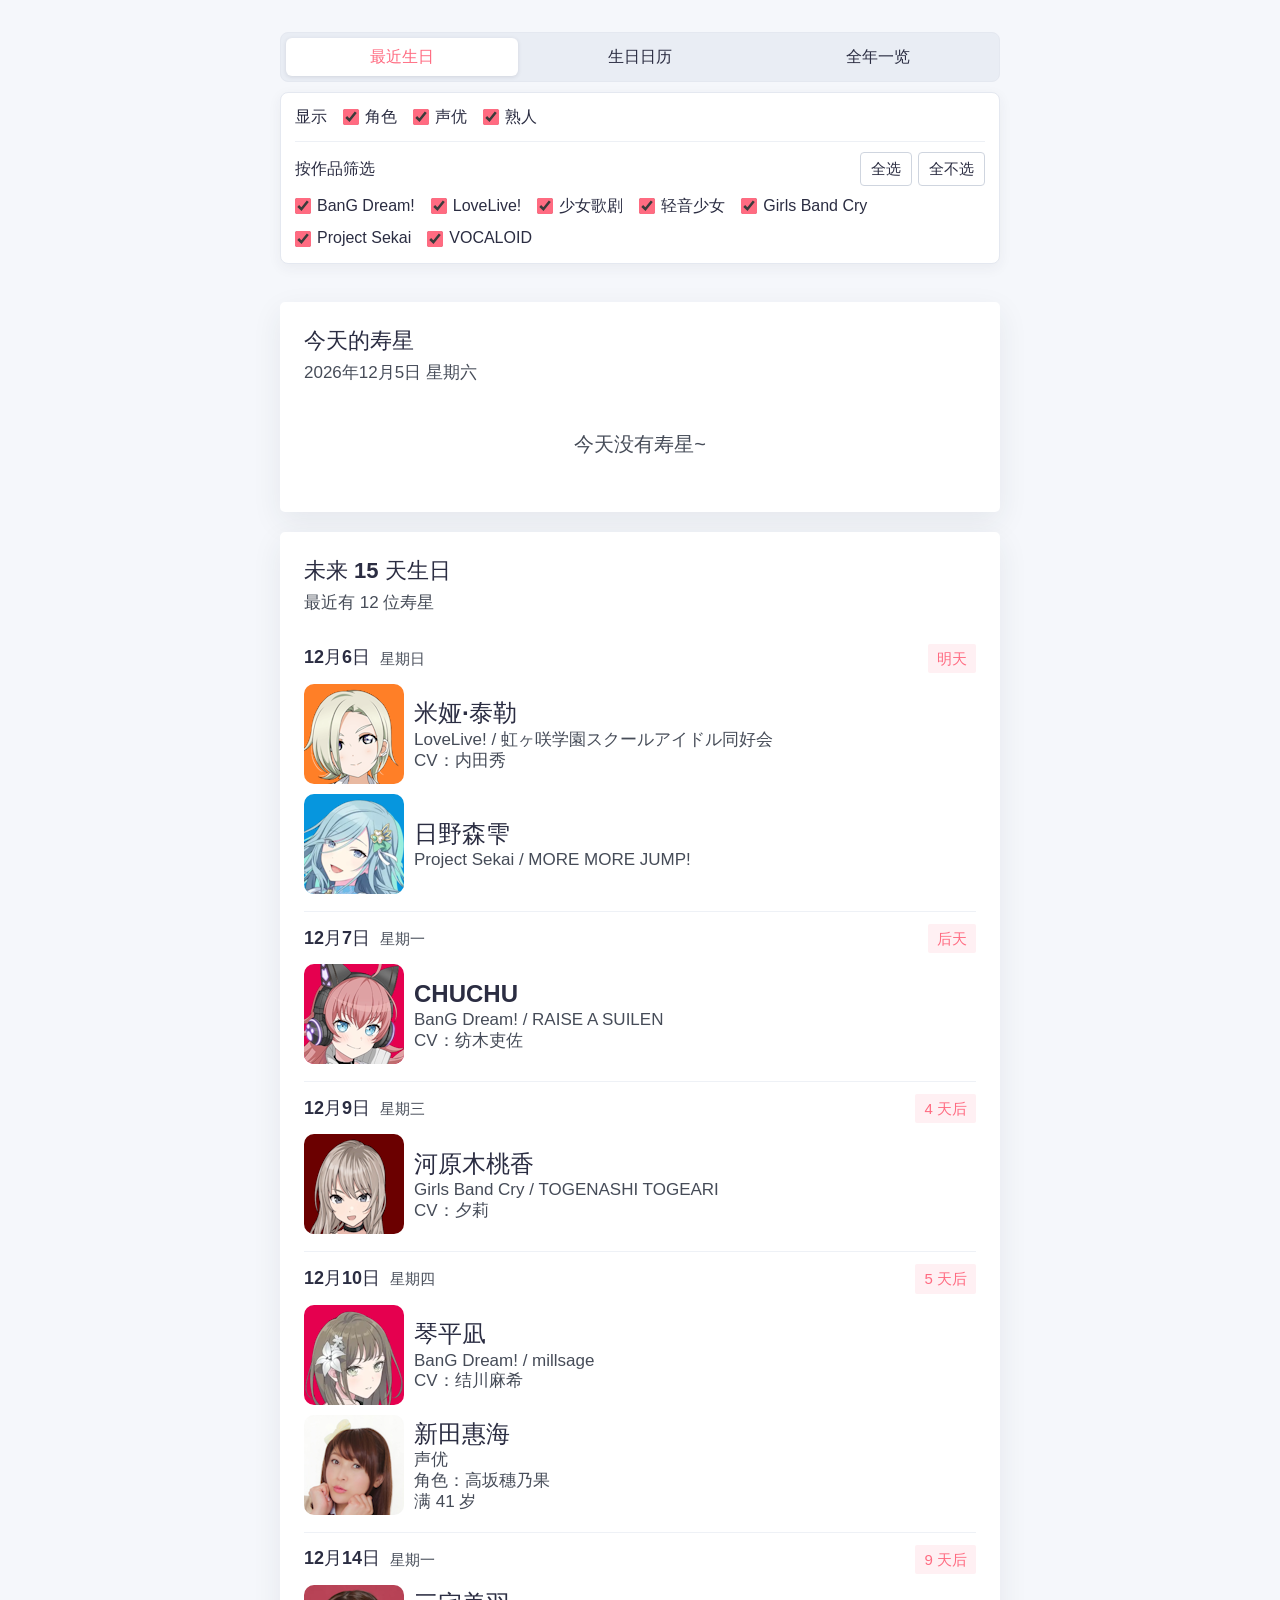
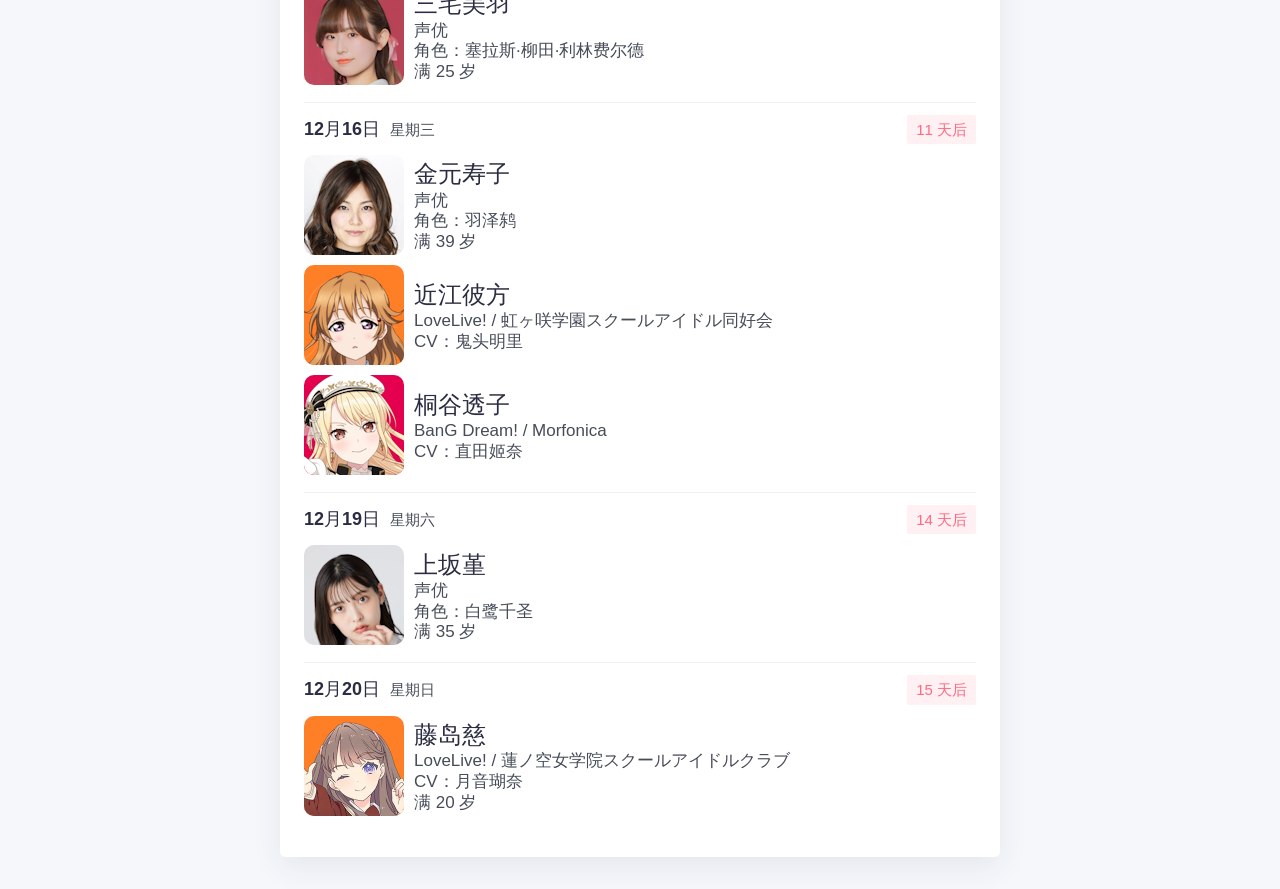
<file: index.html>
<!DOCTYPE html>
<html lang="zh-CN">
<head>
<meta charset="UTF-8" />
<meta name="viewport" content="width=device-width, initial-scale=1" />
<link rel="icon" type="image/png" sizes="32x32" href="icon/favicon-32x32.png">
<link rel="icon" type="image/png" sizes="16x16" href="icon/favicon-16x16.png">
<link rel="apple-touch-icon" sizes="180x180" href="icon/apple-touch-icon.png">
<link rel="manifest" href="icon/site.webmanifest">
<link rel="stylesheet" href="./typography.css">
<link rel="stylesheet" href="./site-ui.css">
<title>近期生日提醒</title>
<style>
  body { padding:32px 16px; }
  h1 { margin:0 0 4px; }
  ul { list-style:none; margin:0; padding:0; }

  li.person { display:flex; align-items:center; gap:14px; padding:12px 0; border-bottom:1px solid var(--line); }
  li.person:last-child { border-bottom:none; }
  .name-row { display:flex; align-items:center; gap:8px; flex-wrap:wrap; }
  .badge { background:#fff0f3; color:var(--pri); font-size:var(--fs-caption); padding:4px 10px;
           border-radius:2px; white-space:nowrap; }
  .empty { color:var(--sub); font-size:20px; padding:28px 0; text-align:center; }

  li.day { padding:12px 0; border-bottom:1px solid var(--line); }
  li.day:last-child { border-bottom:none; }
  .day-head { display:flex; align-items:center; gap:10px; margin-bottom:6px; }
  .day-date { font-weight:600; font-size:18px; }
  .day-week { color:var(--sub); font-size:var(--fs-caption); }
  .day-offset { margin-left:auto; background:#fff0f3; color:var(--pri);
                font-size:var(--fs-caption); padding:3px 9px; border-radius:2px; white-space:nowrap; }
  .person-line { display:flex; align-items:center; gap:10px; padding:5px 0; }
  .person-line .name { font-weight:600; }

</style>
</head>
<body>
<div class="page stack">
  <header class="site-head">
    <nav class="site-nav" aria-label="页面导航">
      <a href="./index.html" aria-current="page">最近生日</a>
      <a href="./calendar.html">生日日历</a>
      <a href="./all_birthdays.html">全年一览</a>
    </nav>
    <div id="birthdayFilters"></div>
  </header>

  <div class="card">
    <h1>今天的寿星</h1>
    <p class="subtitle" id="todayLabel"></p>
    <ul id="list"></ul>
  </div>

  <div class="card">
    <h1>未来 15 天生日</h1>
    <p class="subtitle" id="upcomingLabel">明天起</p>
    <ul id="upcomingList"></ul>
  </div>

</div>

<script src="./birthdays.js"></script>
<script src="./contacts.js"></script>
<script src="./birthday-core.js"></script>
<script src="./birthday-filter.js"></script>
<script>
const Core = window.BirthdayCore;
const {
  WEEK_CN,
  escapeHTML,
} = Core;
const UPCOMING_DAYS = 15;

function renderToday(people, today = Core.nowInChina()) {
  const week = WEEK_CN[today.getUTCDay()];
  document.getElementById("todayLabel").textContent =
    `${today.getUTCFullYear()}年${today.getUTCMonth() + 1}月${today.getUTCDate()}日 ` +
    `星期${week}`;

  const list = document.getElementById("list");
  if (!people.length) {
    list.innerHTML = `<li class="empty">今天没有寿星~</li>`;
    return;
  }

  list.innerHTML = people.map(person => {
    const meta = Core.subjectMetaHTML(person);
    return `<li class="person">
      ${Core.avatarHTML(person)}
      <div class="info">
        <div class="name-row">
          <span class="name">${escapeHTML(person.name)}</span>
          <span class="badge">生日快乐 🎉</span>
        </div>
        ${meta ? `<div class="meta">${meta}</div>` : ""}
      </div>
    </li>`;
  }).join("");
}

function offsetText(offset) {
  if (offset === 0) return "今天";
  if (offset === 1) return "明天";
  if (offset === 2) return "后天";
  return `${offset} 天后`;
}

function renderUpcoming(groups) {
  const total = groups.reduce((sum, group) => sum + group.people.length, 0);
  document.getElementById("upcomingLabel").textContent =
    `最近有 ${total} 位寿星`;

  const list = document.getElementById("upcomingList");
  if (!groups.length) {
    list.innerHTML = `<li class="empty">未来 ${UPCOMING_DAYS} 天没有寿星 🍃</li>`;
    return;
  }

  list.innerHTML = groups.map(group => {
    const date = group.date;
    const week = WEEK_CN[date.getUTCDay()];
    const people = group.people.map(person => {
      const meta = Core.subjectMetaHTML(person, { agePrefix: "满 " });
      return `<div class="person-line">
        ${Core.avatarHTML(person, { small: true })}
        <div class="info">
          <div class="name">${escapeHTML(person.name)}</div>
          ${meta ? `<div class="meta">${meta}</div>` : ""}
        </div>
      </div>`;
    }).join("");

    return `<li class="day">
      <div class="day-head">
        <span class="day-date">${date.getUTCMonth() + 1}月${date.getUTCDate()}日</span>
        <span class="day-week">星期${week}</span>
        <span class="day-offset">${offsetText(group.offset)}</span>
      </div>
      ${people}
    </li>`;
  }).join("");
}

function refreshBirthdays() {
  Core.resetAvatars();
  const subjects = window.BirthdayFilters.getSubjects();
  renderToday(Core.findTodaysBirthdays(subjects));
  renderUpcoming(Core.findUpcomingBirthdays(subjects, UPCOMING_DAYS));
}

window.BirthdayFilters.subscribe(refreshBirthdays);
refreshBirthdays();
Core.scheduleChinaMidnightRefresh(refreshBirthdays);
</script>
</body>
</html>
</file>
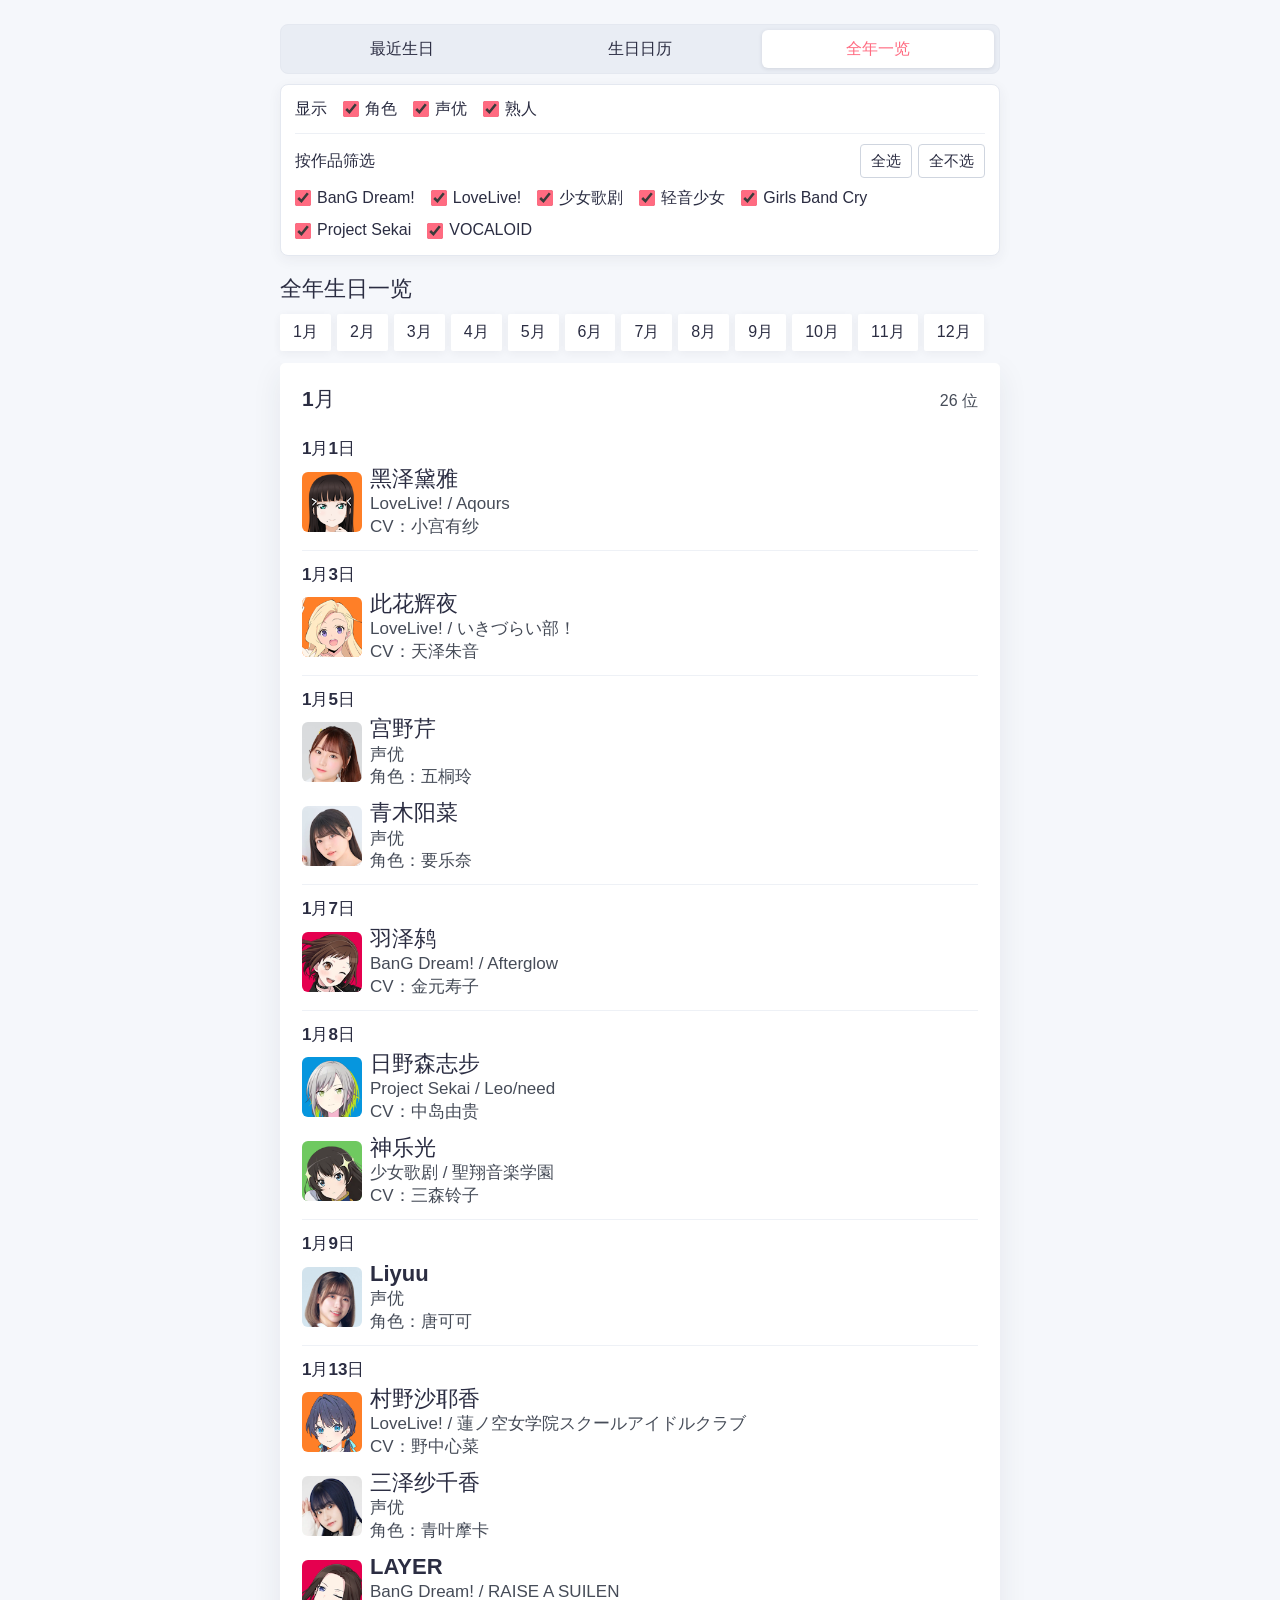
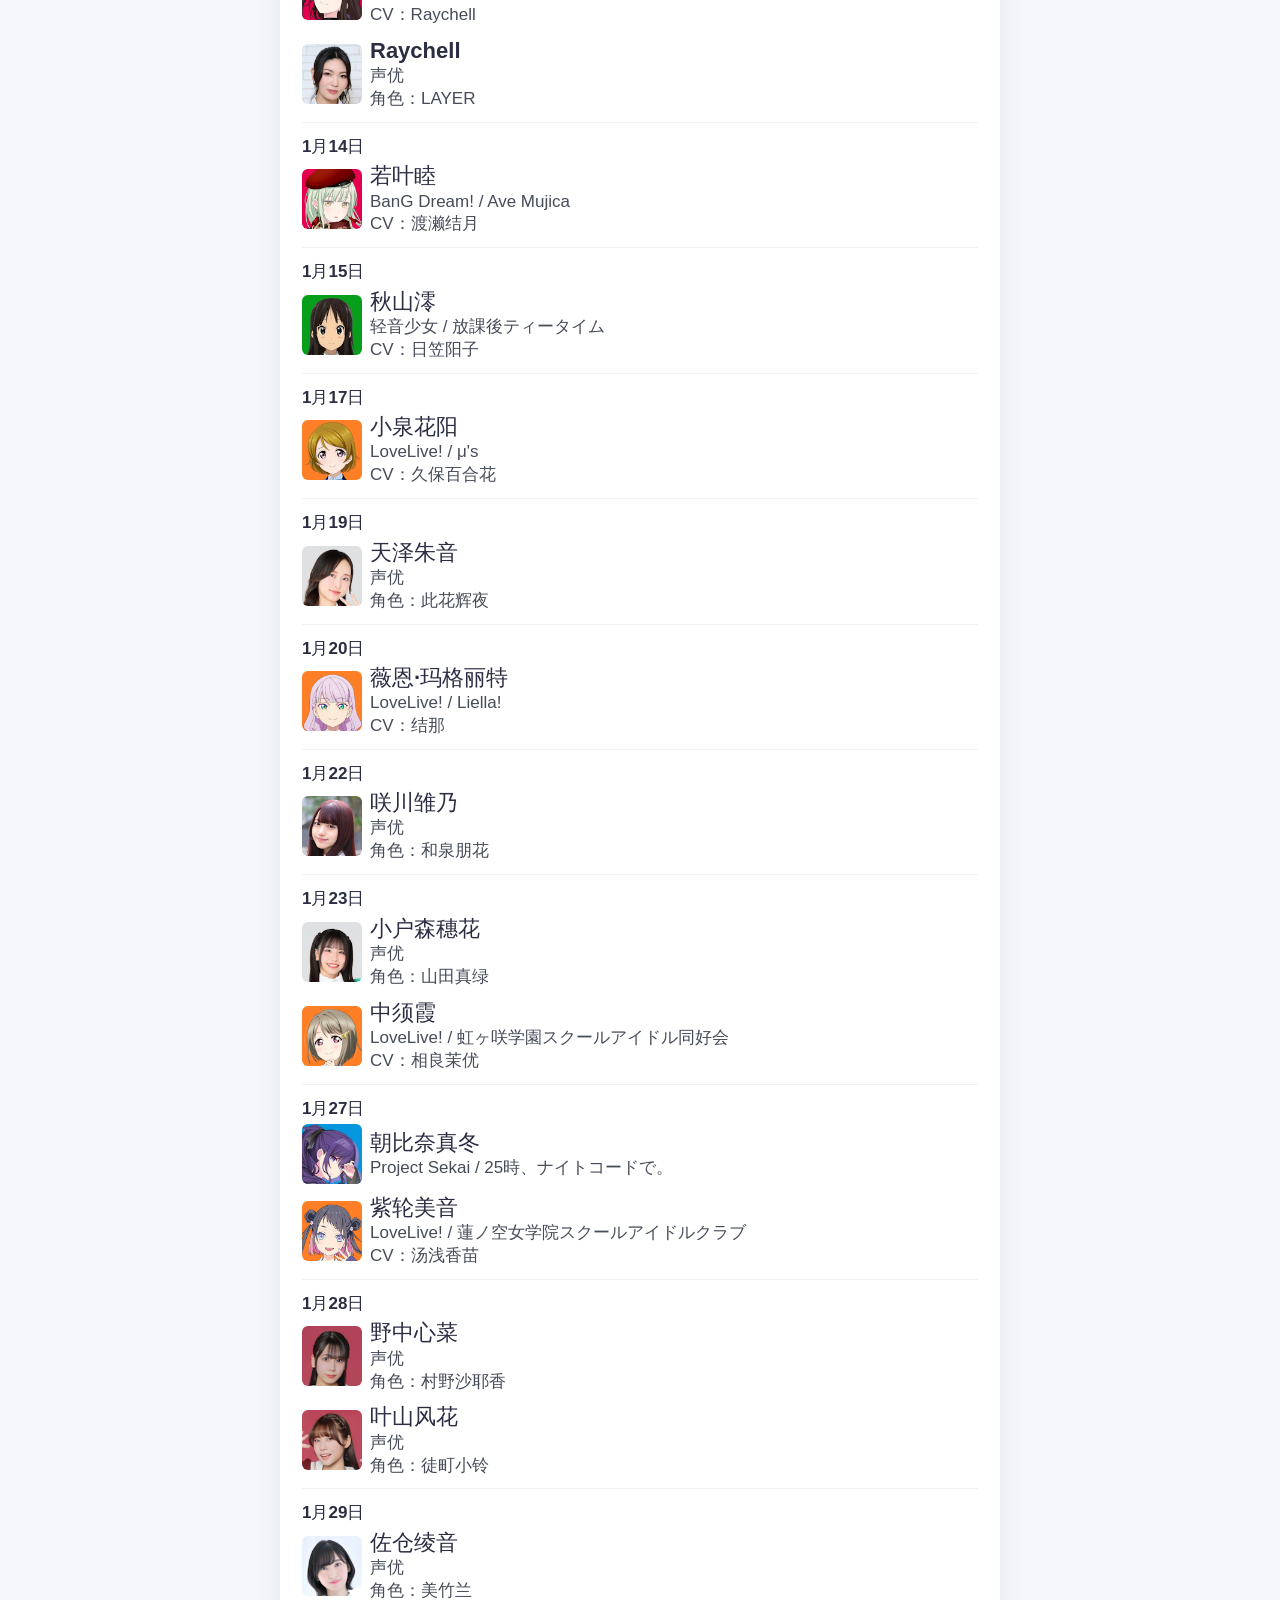
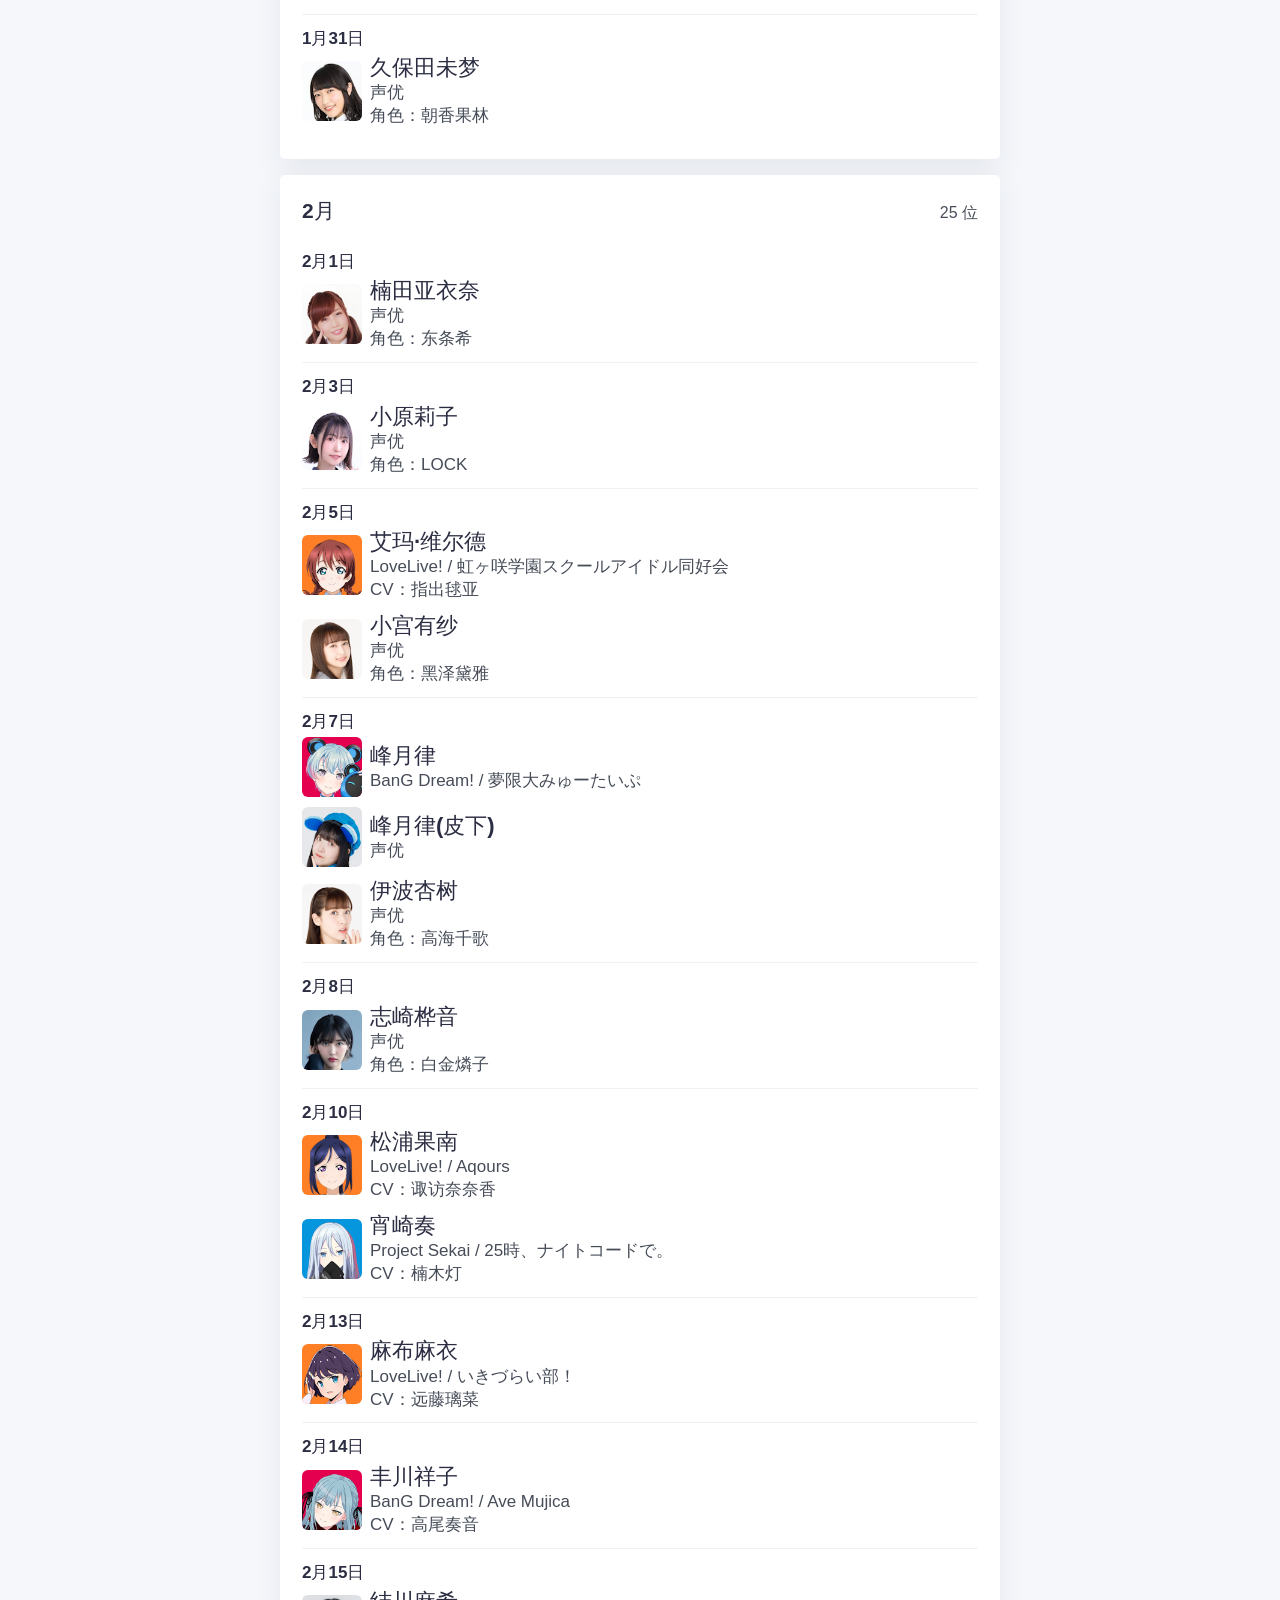
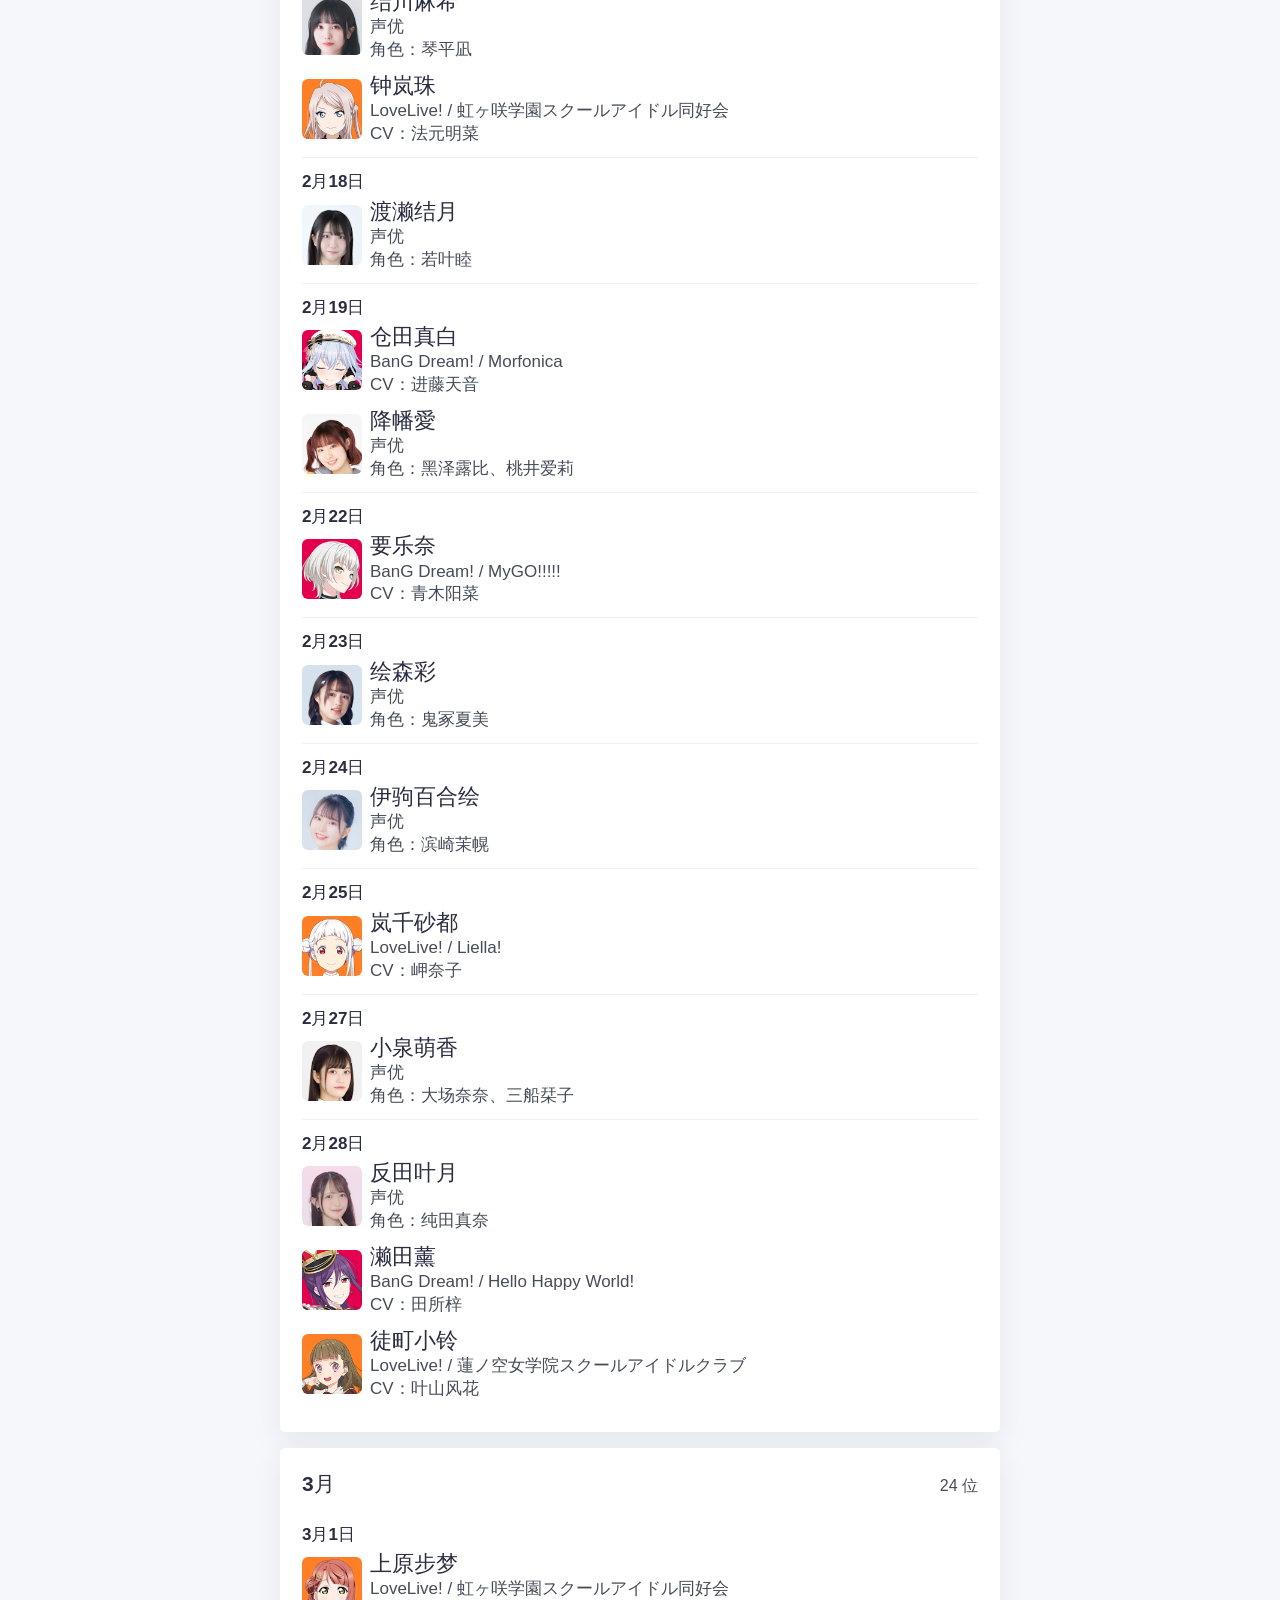
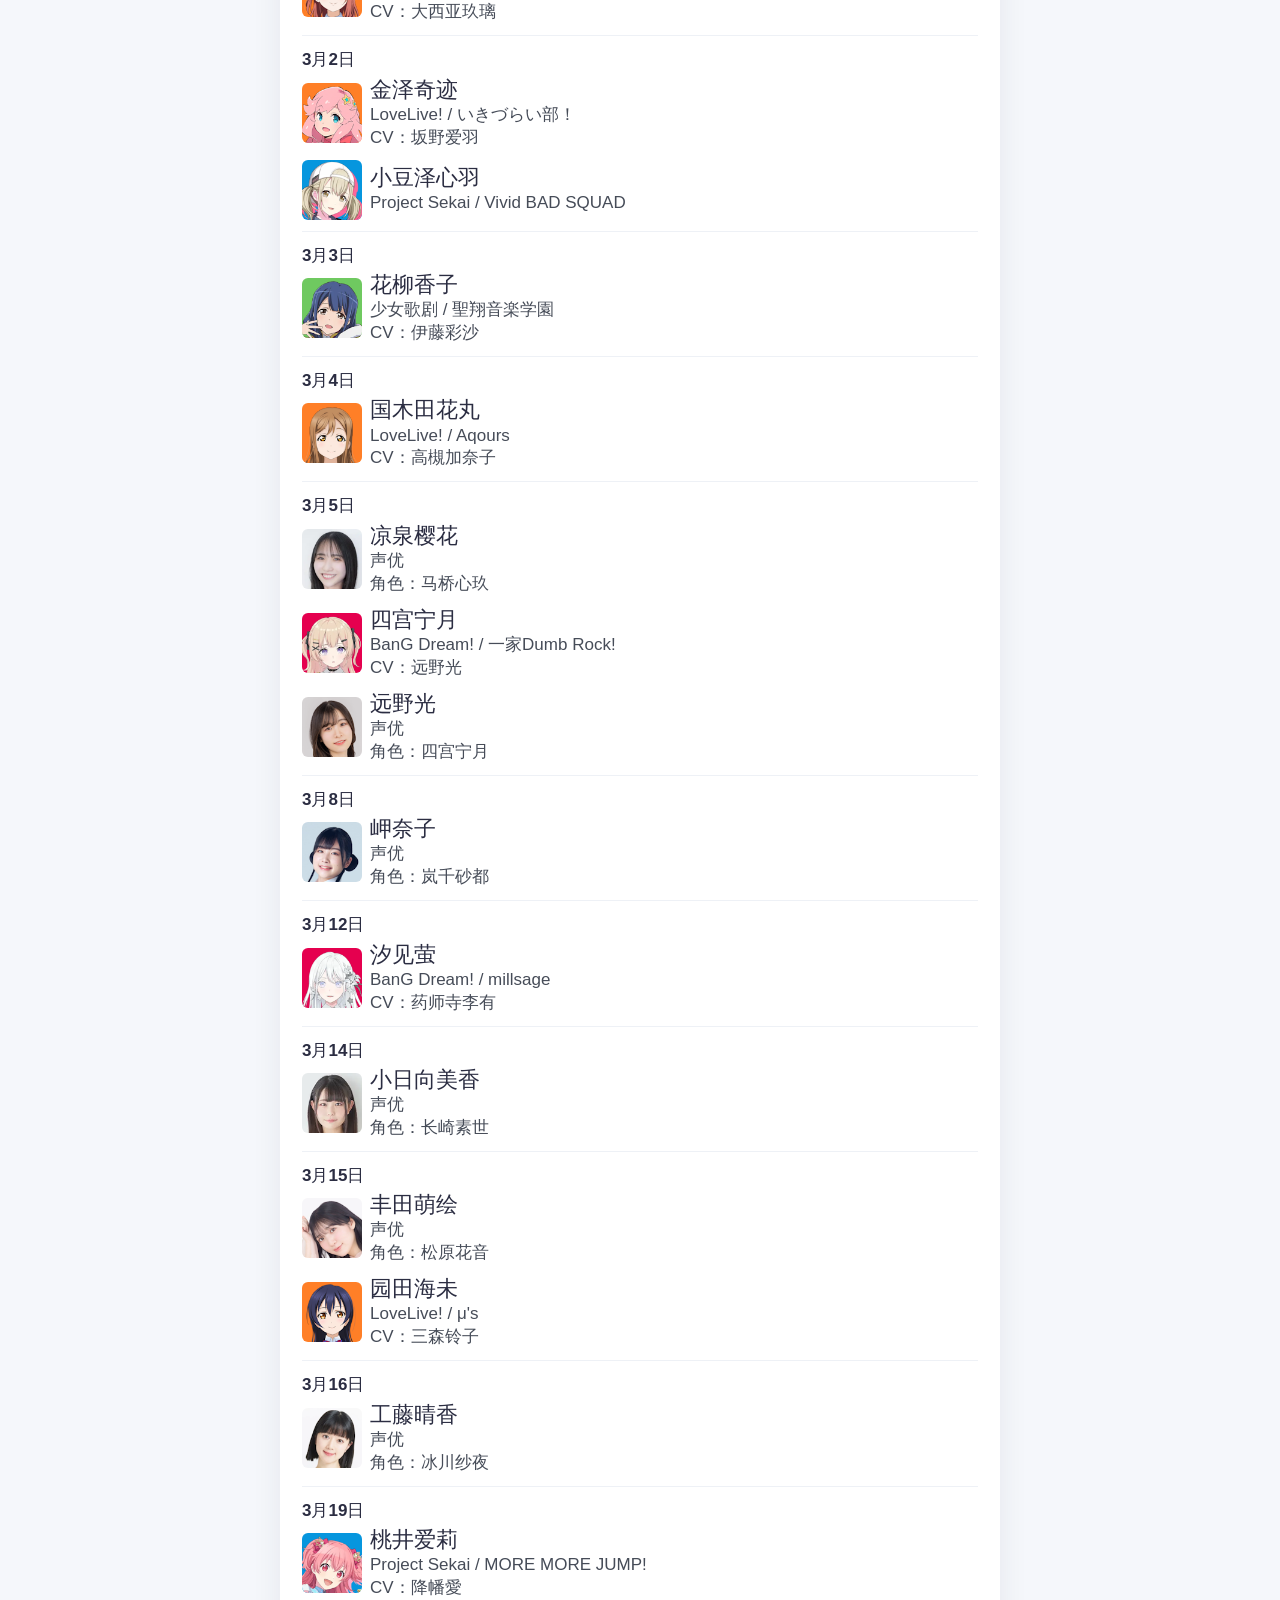
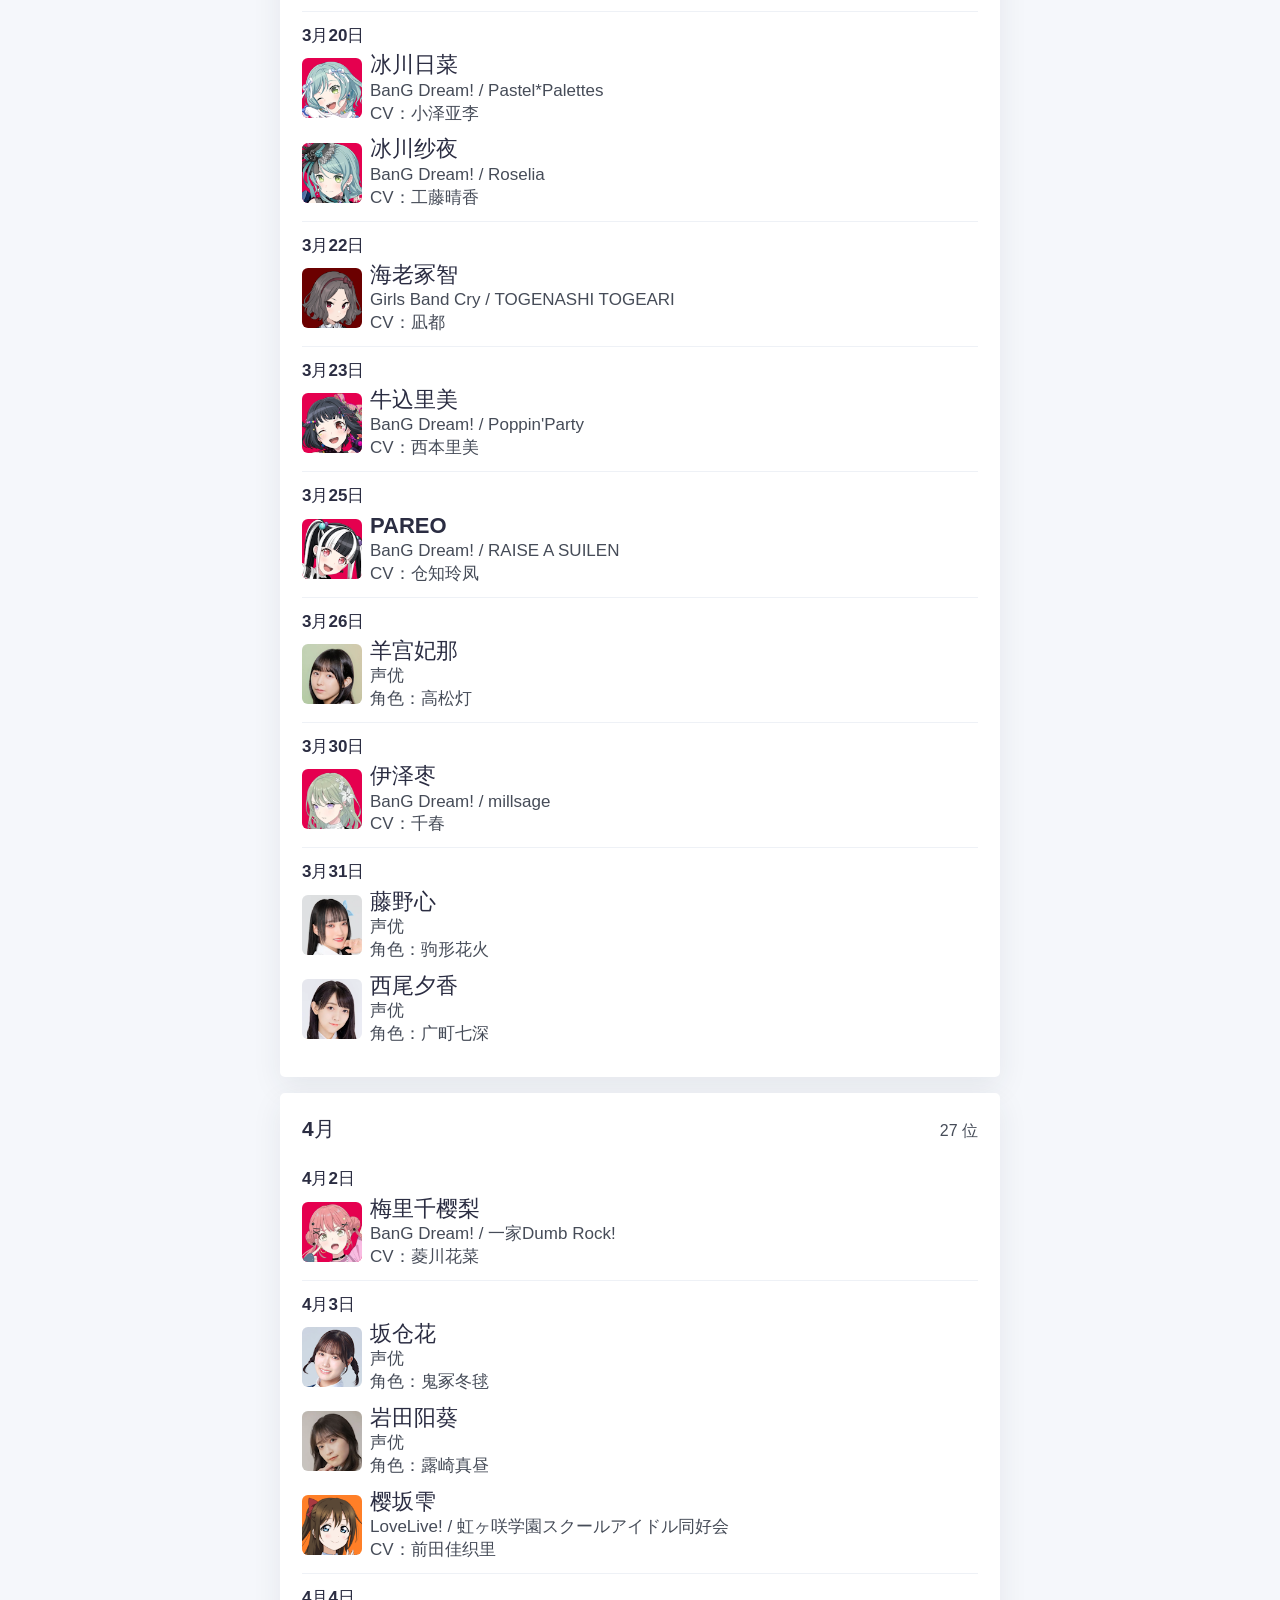
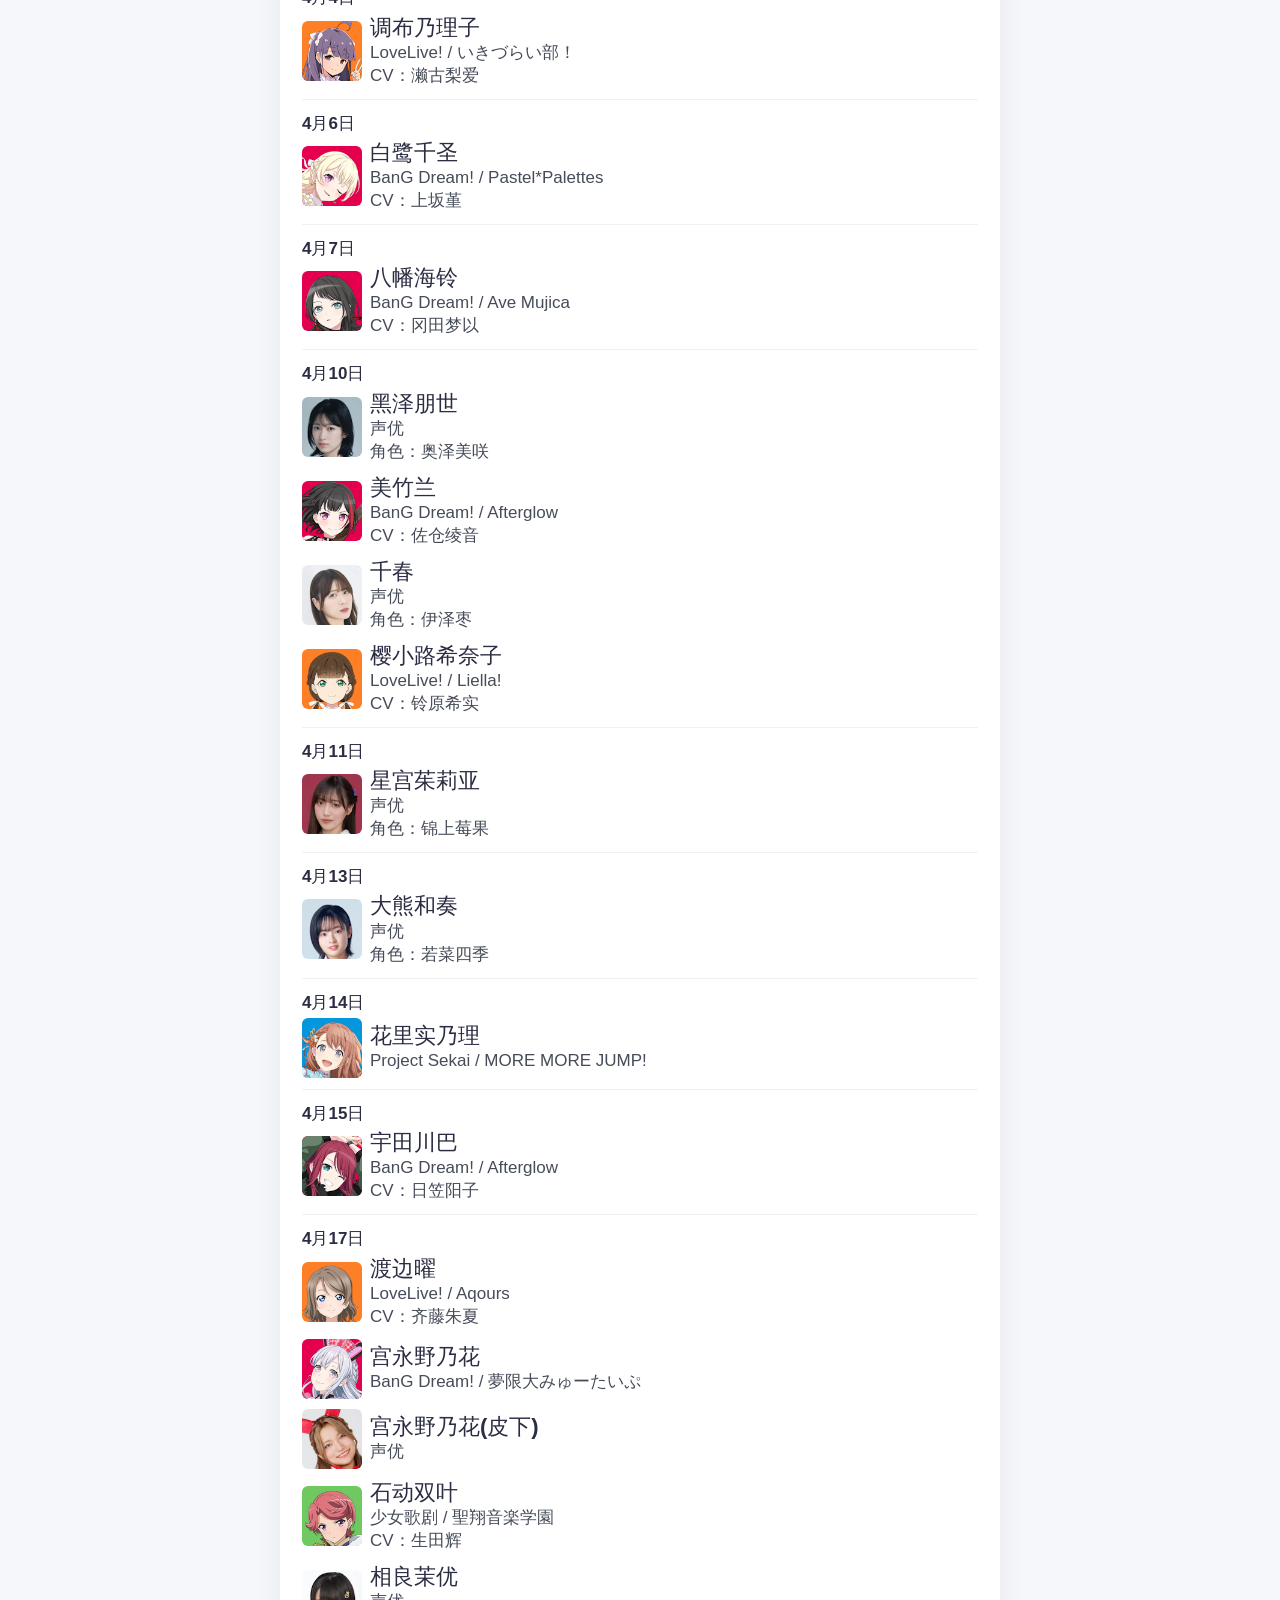
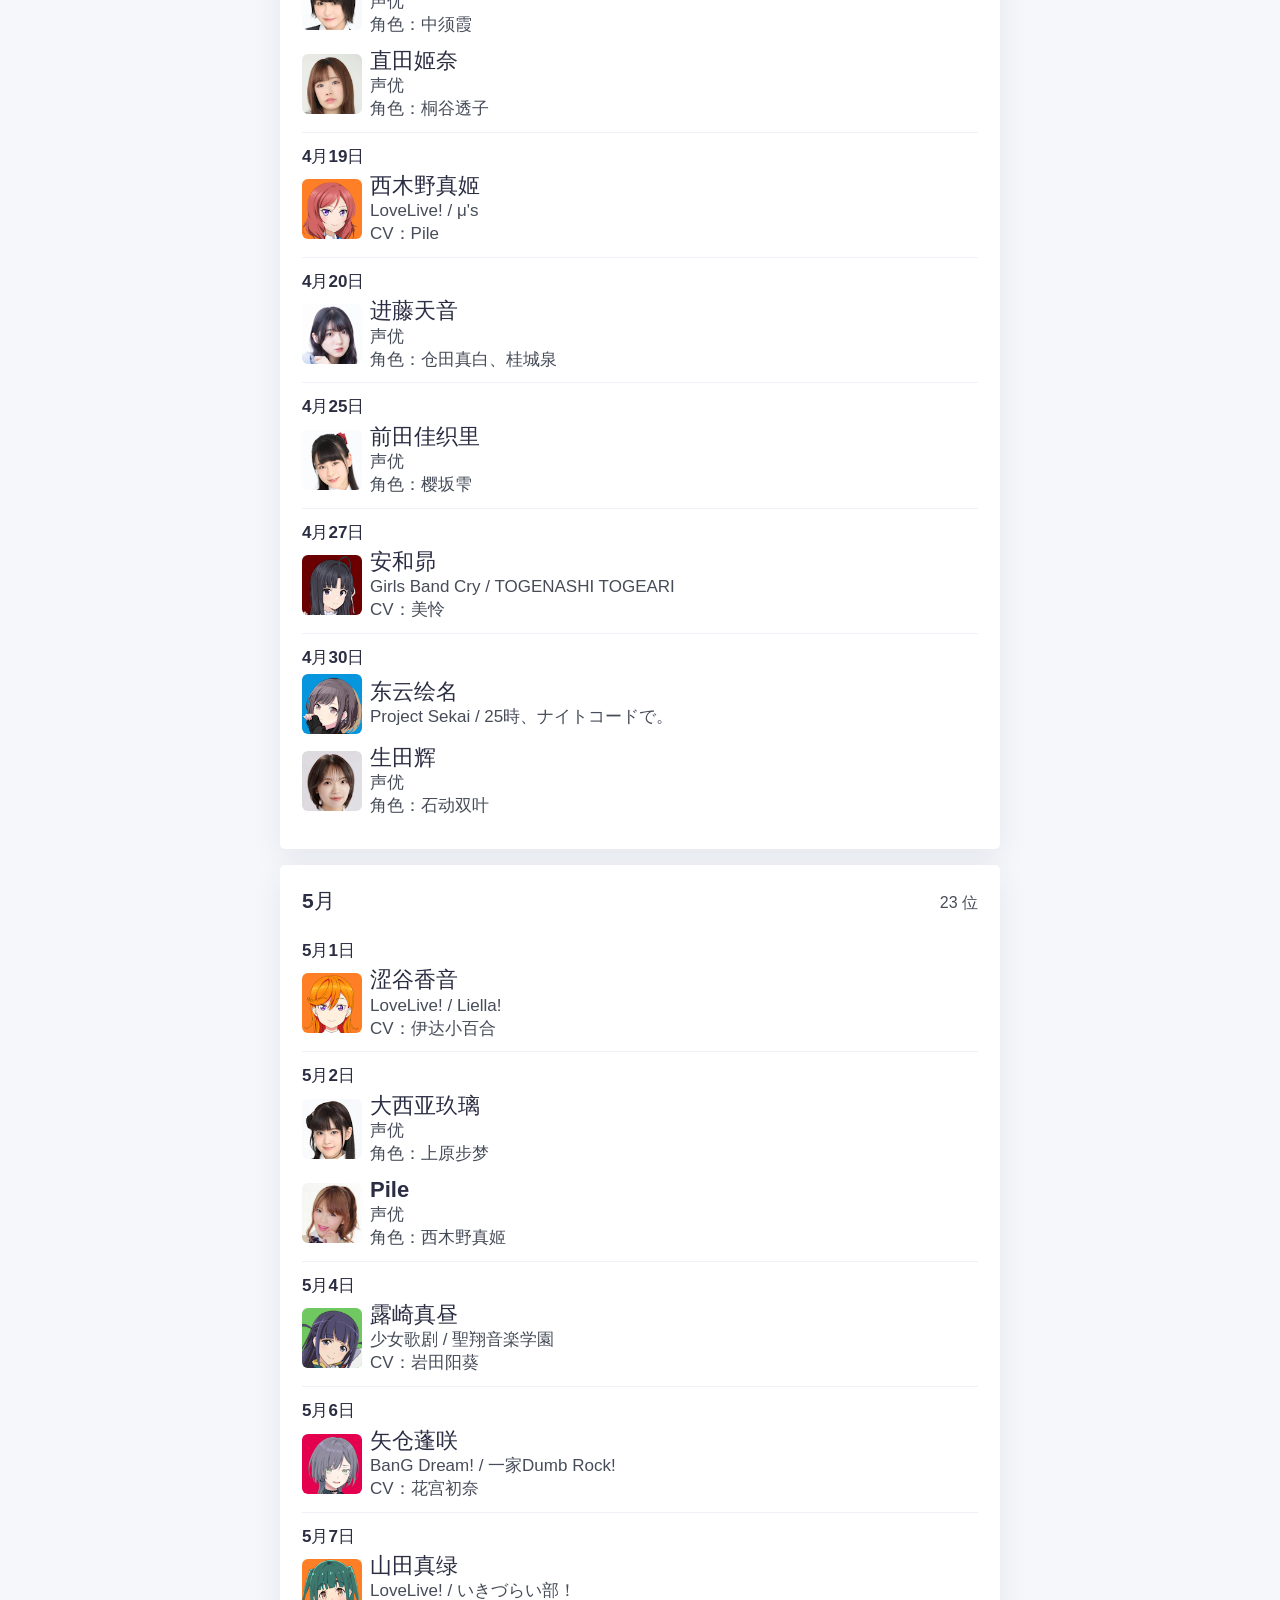
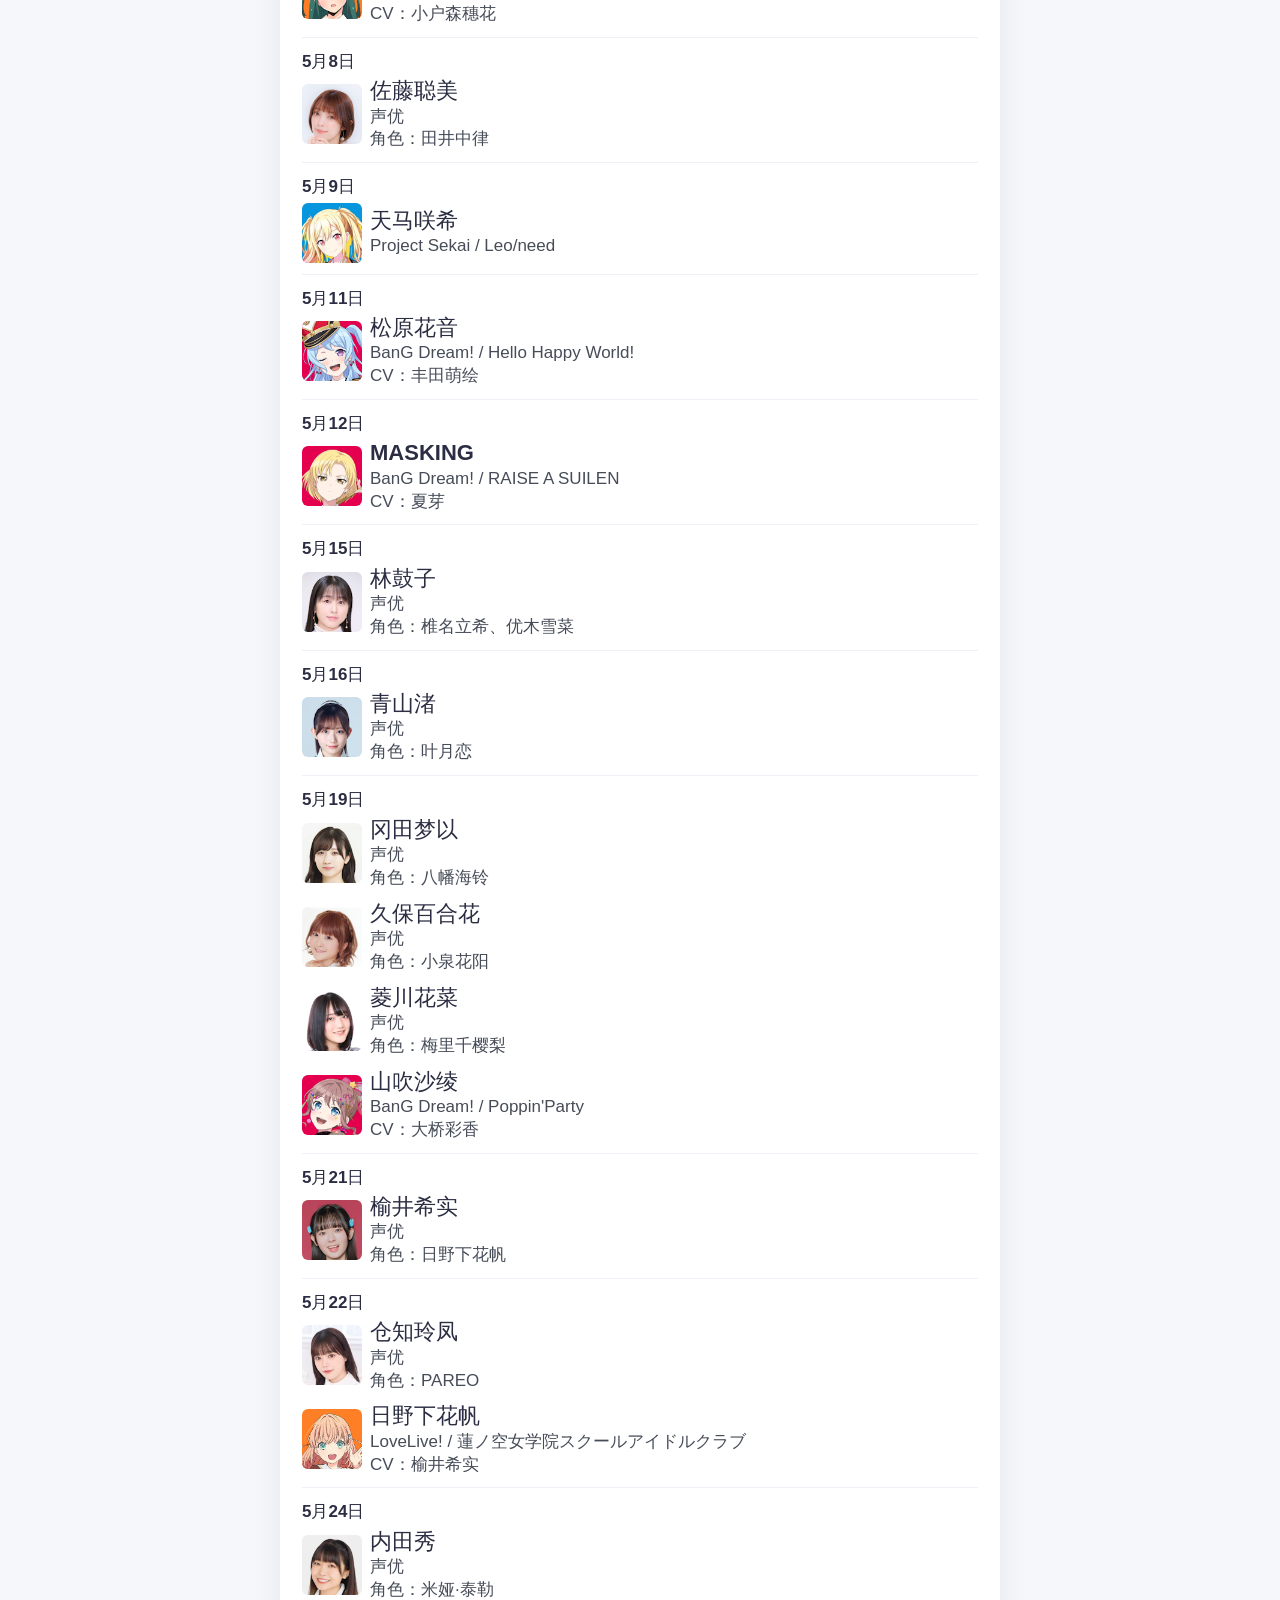
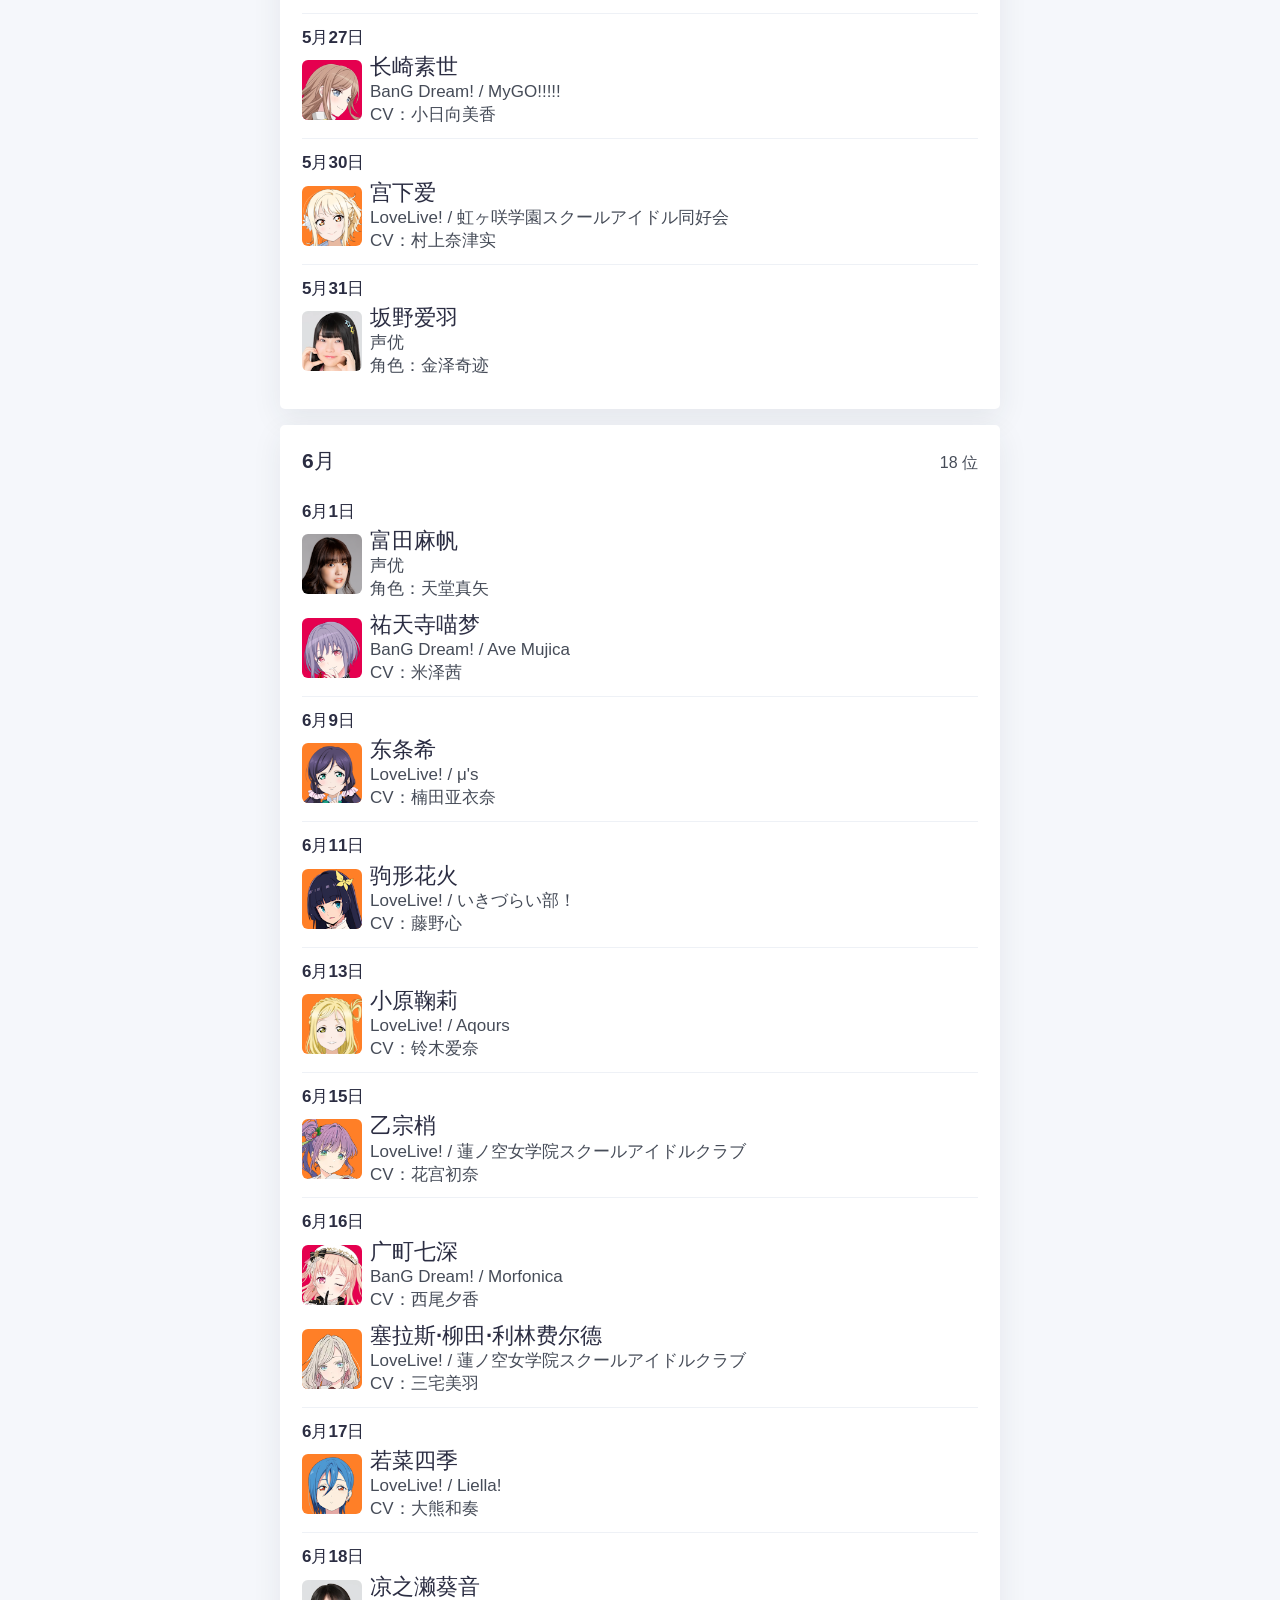
<file: all_birthdays.html>
<!DOCTYPE html>
<html lang="zh-CN">
<head>
<meta charset="UTF-8" />
<meta name="viewport" content="width=device-width, initial-scale=1" />
<link rel="icon" type="image/png" sizes="32x32" href="icon/favicon-32x32.png">
<link rel="icon" type="image/png" sizes="16x16" href="icon/favicon-16x16.png">
<link rel="apple-touch-icon" sizes="180x180" href="icon/apple-touch-icon.png">
<link rel="manifest" href="icon/site.webmanifest">
<link rel="stylesheet" href="./typography.css">
<link rel="stylesheet" href="./site-ui.css">
<title>全年生日一览</title>
<style>
  body { padding:24px 16px 48px; }

  h1 { margin:0; }

  .month-nav {
    display:flex; flex-wrap:wrap; gap:6px;
    position:sticky; top:0; z-index:10;
    background:var(--bg); padding:10px 0 12px;
  }
  .month-nav a {
    font-size:16px; color:var(--text); text-decoration:none;
    background:#fff; border-radius:2px; padding:6px 13px;
    box-shadow:0 2px 8px rgba(43,45,66,.06);
  }
  .month-nav a:hover { background:#fff0f3; color:var(--pri); }

  .month-card {
    background:var(--card); border-radius:5px; padding:20px 22px;
    box-shadow:0 10px 30px rgba(43,45,66,.08); margin-bottom:16px;
    scroll-margin-top:64px;
  }
  .month-title { display:flex; align-items:baseline; justify-content:space-between;
                 font-size:21px; font-weight:600; margin:0 0 10px; }
  .month-count { font-size:16px; color:var(--sub); font-weight:400; }

  .day-row { padding:11px 0; border-bottom:1px solid var(--line); }
  .day-row:last-child { border-bottom:none; }
  .day-date { display:block; font-weight:550; font-size:var(--fs-meta); color:var(--text);
              margin-bottom:2px; }
  .day-date.today { color:var(--pri); }
  .today-tag { display:inline-block; font-size:14px; font-weight:500; color:var(--pri);
               background:#fff0f3; border-radius:2px; padding:1px 7px; margin-left:4px; }

  /* 同一天多人的纵向排布 */
  .day-people { display:flex; flex-direction:column; gap:10px; min-width:0; }
  .person { display:inline-flex; align-items:center; gap:8px; font-size:var(--fs-body); line-height:1.45; }
  .person-info { display: flex; flex-direction:column; min-width:0; }
  .person-name { font-weight:600; font-size:22px; line-height:1.28; }
  .person-meta { font-size:var(--fs-meta); color:var(--sub); line-height:1.35;
                 display:flex; flex-direction:column; gap:0;
                 overflow-wrap:anywhere; }

  /* 头像 */
  .avatar {
    width:60px; height:60px; display:inline-flex; font-size:14px;
  }

  .empty-month { color:var(--sub); font-size:16px; padding:6px 0 2px; }

  @media (max-width:520px) {
    .month-card { padding:18px; }
    .day-date { font-size:16px; }
  }
</style>
</head>
<body>
<div class="page">
  <header class="site-head">
    <nav class="site-nav" aria-label="页面导航">
      <a href="./index.html">最近生日</a>
      <a href="./calendar.html">生日日历</a>
      <a href="./all_birthdays.html" aria-current="page">全年一览</a>
    </nav>
    <div id="birthdayFilters"></div>
  </header>

  <h1>全年生日一览</h1>

  <nav class="month-nav" id="monthNav"></nav>
  <div id="months"></div>

</div>

<!-- 数据源 -->
<script src="./birthdays.js"></script>
<script src="./contacts.js"></script>
<script src="./birthday-core.js"></script>
<script src="./birthday-filter.js"></script>
<script>
const Core = window.BirthdayCore;
const escapeHTML = Core.escapeHTML;

let todayMonth;
let todayDay;
let monthMap = new Map();

function syncToday() {
  const today = Core.nowInChina();
  todayMonth = today.getUTCMonth() + 1;
  todayDay = today.getUTCDate();
}

function buildMonthMap(subjects) {
  const map = new Map();

  subjects.forEach(person => {
    const birthday = Core.parseBirthday(person.birthday);
    if (!birthday) return;

    if (!map.has(birthday.month)) map.set(birthday.month, new Map());
    const dayMap = map.get(birthday.month);
    if (!dayMap.has(birthday.day)) dayMap.set(birthday.day, []);
    dayMap.get(birthday.day).push(person);
  });

  map.forEach(dayMap => {
    dayMap.forEach(list => list.sort(Core.byName));
  });

  return map;
}

function daysOf(month) {
  const dayMap = monthMap.get(month);
  if (!dayMap) return [];
  return [...dayMap.keys()].sort((a, b) => a - b);
}

function renderMonthNav() {
  const nav = document.getElementById("monthNav");
  const months = [...monthMap.keys()].sort((a, b) => a - b);
  nav.innerHTML = months.map(m => `<a href="#m-${m}">${m}月</a>`).join("");
}

function renderMonths() {
  const box = document.getElementById("months");
  const months = [...monthMap.keys()].sort((a, b) => a - b);

  if (!months.length) {
    box.innerHTML = `<div class="month-card"><p class="empty-month">暂无生日数据</p></div>`;
    return;
  }

  box.innerHTML = months.map(m => {
    const days = daysOf(m);
    const count = days.reduce((n, d) => n + monthMap.get(m).get(d).length, 0);

    const rows = days.map(d => {
      const people = monthMap.get(m).get(d);
      const isToday = m === todayMonth && d === todayDay;

      const peopleHtml = people.map(p => {
        const meta = Core.subjectMetaHTML(p, { includeAge: false });
        return `<span class="person">
          ${Core.avatarHTML(p)}
          <span class="person-info">
            <span class="person-name">${escapeHTML(p.name)}</span>
            ${meta ? `<span class="person-meta">${meta}</span>` : ""}
          </span>
        </span>`;
      }).join("");

      return `<div class="day-row">
        <div class="day-date${isToday ? " today" : ""}">
          ${m}月${d}日${isToday ? `<span class="today-tag">今天</span>` : ""}
        </div>
        <div class="day-people">${peopleHtml}</div>
      </div>`;
    }).join("");

    return `<section class="month-card" id="m-${m}">
      <h2 class="month-title">
        <span>${m}月</span>
        <span class="month-count">${count} 位</span>
      </h2>
      ${rows}
    </section>`;
  }).join("");
}

function renderPage() {
  Core.resetAvatars();
  syncToday();
  monthMap = buildMonthMap(window.BirthdayFilters.getSubjects());
  renderMonthNav();
  renderMonths();
}

window.BirthdayFilters.subscribe(renderPage);
renderPage();
Core.scheduleChinaMidnightRefresh(renderPage);
</script>
</body>
</html>
</file>
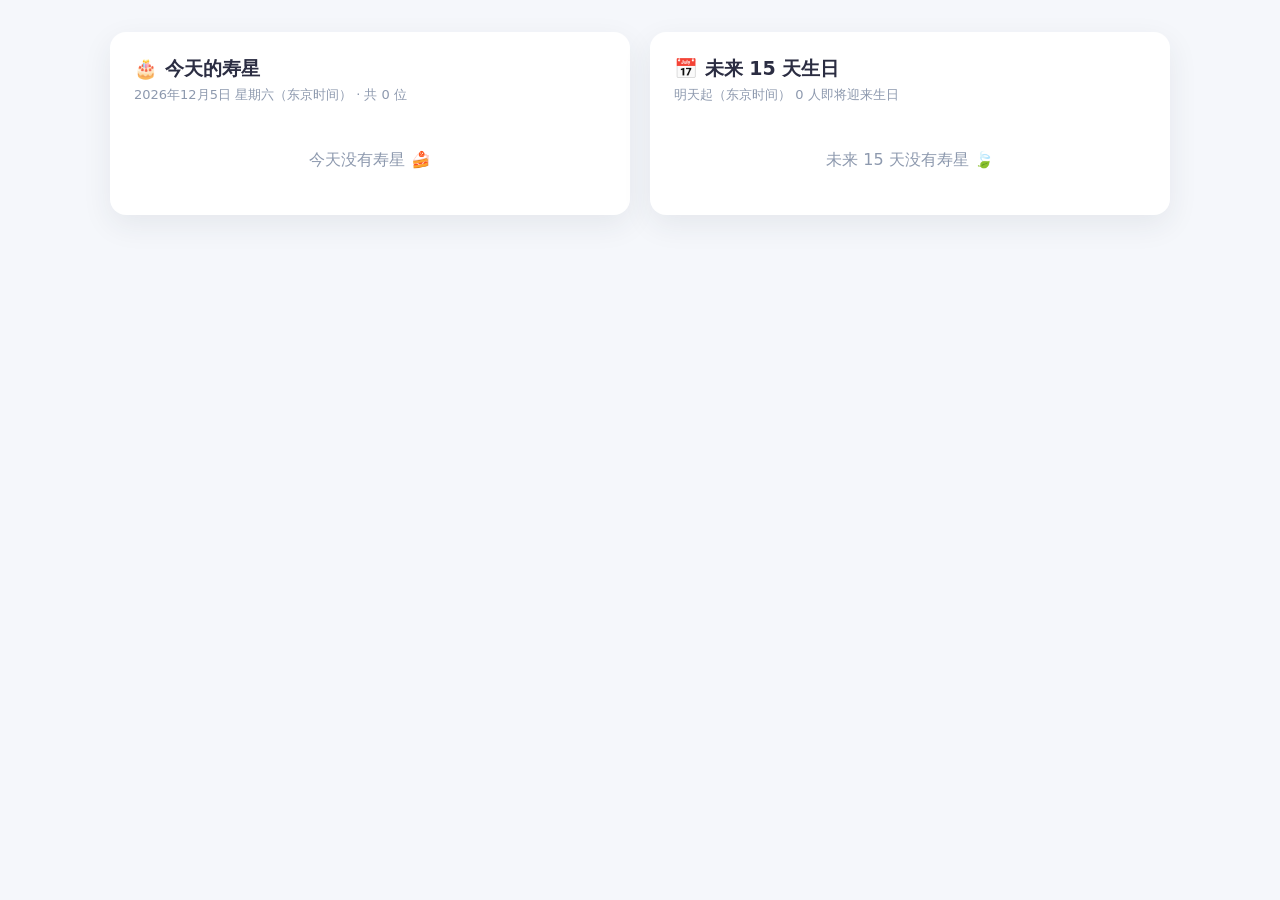
<file: birthdays.html>
<!DOCTYPE html>
<html lang="zh-CN">
<head>
<meta charset="UTF-8" />
<meta name="viewport" content="width=device-width, initial-scale=1" />
<title>生日提醒（东京时间）</title>
<style>
  :root { --bg:#f5f7fb; --card:#fff; --pri:#ff6b81; --text:#2b2d42; --sub:#8d99ae; --line:#eef1f6; }
  * { box-sizing: border-box; }
  body {
    margin:0; min-height:100vh; display:flex; align-items:flex-start; justify-content:center;
    background: var(--bg); padding:32px 24px;
    font-family: system-ui, -apple-system, "PingFang SC", "Microsoft YaHei", sans-serif;
    color: var(--text);
  }
  .wrap { display:flex; gap:20px; flex-wrap:wrap; justify-content:center; align-items:flex-start;
          width:100%; max-width:1080px; }
  .card { flex:1 1 420px; max-width:520px; background:var(--card); border-radius:16px;
          box-shadow:0 10px 30px rgba(43,45,66,.08); padding:24px 24px 16px; }
  h1 { font-size:19px; margin:0 0 4px; }
  .subtitle { color:var(--sub); font-size:13px; margin:0 0 18px; }
  ul { list-style:none; margin:0; padding:0; }

  /* 今日寿星 */
  li.person { display:flex; align-items:center; gap:14px; padding:12px 0; border-bottom:1px solid var(--line); }
  li.person:last-child { border-bottom:none; }
  .avatar { width:42px; height:42px; border-radius:50%; object-fit:cover; background:var(--pri);
            color:#fff; display:flex; align-items:center; justify-content:center;
            font-weight:600; flex:0 0 auto; }
  .avatar.sm { width:32px; height:32px; font-size:13px; }
  .info { flex:1; min-width:0; }
  .name { font-weight:600; font-size:15px; }
  .meta { color:var(--sub); font-size:13px; margin-top:2px; }
  .badge { background:#fff0f3; color:var(--pri); font-size:12px; padding:4px 10px;
           border-radius:999px; white-space:nowrap; }
  .empty { color:var(--sub); padding:28px 0; text-align:center; }

  /* 未来 15 天 */
  li.day { padding:12px 0; border-bottom:1px solid var(--line); }
  li.day:last-child { border-bottom:none; }
  .day-head { display:flex; align-items:center; gap:10px; margin-bottom:8px; }
  .day-date { font-weight:600; font-size:15px; }
  .day-week { color:var(--sub); font-size:13px; }
  .day-offset { margin-left:auto; background:#fff0f3; color:var(--pri);
                font-size:12px; padding:3px 9px; border-radius:999px; white-space:nowrap; }
  .person-line { display:flex; align-items:center; gap:10px; padding:5px 0; }
  .person-line .name { font-size:14px; font-weight:500; }
</style>
</head>
<body>
<div class="wrap">
  <!-- 今日寿星 -->
  <div class="card">
    <h1>🎂 今天的寿星</h1>
    <p class="subtitle" id="todayLabel"></p>
    <ul id="list"></ul>
  </div>

  <!-- 未来 15 天 -->
  <div class="card">
    <h1>📅 未来 15 天生日</h1>
    <p class="subtitle" id="upcomingLabel">明天起 · 东京时间</p>
    <ul id="upcomingList"></ul>
  </div>
</div>

<script src="./birthdays.js"></script>

<script>
  const BIRTHDAYS = window.BIRTHDAYS || [];


// ============ 东九区时间工具 ============
const KST_OFFSET_MS = 9 * 60 * 60 * 1000; // UTC+9
const DAY_MS = 24 * 60 * 60 * 1000;
const UPCOMING_DAYS = 15;                 // 未来天数
const START_OFFSET = 1;                   // 1 = 从明天开始；想含今天改成 0

const pad = n => String(n).padStart(2, "0");
const WEEK_CN = "日一二三四五六";

// 返回一个 Date，其 UTC 字段即为东九区当地时间
function nowInKST() {
  return new Date(Date.now() + KST_OFFSET_MS);
}

// ============ 解析生日 ============
function parseBirthday(raw) {
  const m = String(raw).match(/(?:(\d{4})[-/.])?(\d{1,2})[-/.](\d{1,2})/);
  if (!m) return null;
  return { md: `${pad(m[2])}-${pad(m[3])}`, year: m[1] ? Number(m[1]) : null };
}
const isLeapYear = y => (y % 4 === 0 && y % 100 !== 0) || y % 400 === 0;

// ============ 过生日的人 ============
// d 必须是 nowInKST() 体系下的 Date（用 getUTCxxx 读取）
function findBirthdaysOn(list, d) {
  const md = `${pad(d.getUTCMonth() + 1)}-${pad(d.getUTCDate())}`;
  const year = d.getUTCFullYear();
  // 非闰年时，2-29 出生的人顺延到 2-28 提醒
  const catchLeap = md === "02-28" && !isLeapYear(year);

  return list
    .map(p => ({ ...p, _parsed: parseBirthday(p.birthday) }))
    .filter(p => {
      if (!p._parsed) return false;
      if (p._parsed.md === md) return true;
      if (catchLeap && p._parsed.md === "02-29") return true;
      return false;
    })
    .map(p => ({
      ...p,
      age: p._parsed.year ? year - p._parsed.year : null,
    }));
}

const byName = (a, b) => a.name.localeCompare(b.name, "zh-Hans-CN");

// 今天
function findTodaysBirthdays(list) {
  return findBirthdaysOn(list, nowInKST()).sort(byName);
}

// 未来 N 天（按日期分组）
function findUpcomingBirthdays(list, days = UPCOMING_DAYS, startOffset = START_OFFSET) {
  const base = nowInKST();
  const groups = [];
  for (let i = startOffset; i < startOffset + days; i++) {
    const d = new Date(base.getTime() + i * DAY_MS);
    const people = findBirthdaysOn(list, d).sort(byName);
    if (people.length) {
      groups.push({ date: d, offset: i, people });
    }
  }
  return groups;
}

// ============ 5. 渲染 ============
const escapeHtml = s => String(s).replace(/[&<>"']/g, c =>
  ({ "&": "&amp;", "<": "&lt;", ">": "&gt;", '"': "&quot;", "'": "&#39;" }[c]));

function avatarHtml(p, small) {
  const cls = small ? "avatar sm" : "avatar";
  return p.avatar
    ? `<img class="${cls}" src="${escapeHtml(p.avatar)}" alt="">`
    : `<div class="${cls}">${escapeHtml(p.name.slice(0, 1))}</div>`;
}

function renderToday(people, today = nowInKST()) {
  const week = WEEK_CN[today.getUTCDay()];
  document.getElementById("todayLabel").textContent =
    `${today.getUTCFullYear()}年${today.getUTCMonth() + 1}月${today.getUTCDate()}日 ` +
    `星期${week}（东京时间） · 共 ${people.length} 位`;

  const ul = document.getElementById("list");
  if (!people.length) {
    ul.innerHTML = `<li class="empty">今天没有寿星 🍰</li>`;
    return;
  }
  ul.innerHTML = people.map(p => {
    const meta = [p.dept, p.age != null ? `${p.age} 岁` : null].filter(Boolean).join(" · ");
    return `<li class="person">
      ${avatarHtml(p, false)}
      <div class="info">
        <div class="name">${escapeHtml(p.name)}</div>
        ${meta ? `<div class="meta">${escapeHtml(meta)}</div>` : ""}
      </div>
      <span class="badge">生日快乐 🎉</span>
    </li>`;
  }).join("");
}

function offsetText(i) {
  if (i === 0) return "今天";
  if (i === 1) return "明天";
  if (i === 2) return "后天";
  return `${i} 天后`;
}

function renderUpcoming(groups) {
  const total = groups.reduce((n, g) => n + g.people.length, 0);
  document.getElementById("upcomingLabel").textContent =
    `明天起（东京时间）  ${total} 人即将迎来生日`;

  const ul = document.getElementById("upcomingList");
  if (!groups.length) {
    ul.innerHTML = `<li class="empty">未来 ${UPCOMING_DAYS} 天没有寿星 🍃</li>`;
    return;
  }

  ul.innerHTML = groups.map(g => {
    const d = g.date;
    const week = WEEK_CN[d.getUTCDay()];
    const people = g.people.map(p => {
      const meta = [p.dept, p.age != null ? `满 ${p.age} 岁` : null].filter(Boolean).join(" · ");
      return `<div class="person-line">
        ${avatarHtml(p, true)}
        <div class="info">
          <div class="name">${escapeHtml(p.name)}</div>
          ${meta ? `<div class="meta">${escapeHtml(meta)}</div>` : ""}
        </div>
      </div>`;
    }).join("");

    return `<li class="day">
      <div class="day-head">
        <span class="day-date">${d.getUTCMonth() + 1}月${d.getUTCDate()}日</span>
        <span class="day-week">星期${week}</span>
        <span class="day-offset">${offsetText(g.offset)}</span>
      </div>
      ${people}
    </li>`;
  }).join("");
}

// ============ 6. 统一刷新 ============
function refreshAll() {
  renderToday(findTodaysBirthdays(BIRTHDAYS));
  renderUpcoming(findUpcomingBirthdays(BIRTHDAYS));
}

refreshAll();

// 跨东九区零点自动刷新
(function scheduleMidnightRefreshKST() {
  const now = Date.now();
  const kstNow = now + KST_OFFSET_MS;
  const kstMidnight = Math.floor(kstNow / DAY_MS) * DAY_MS;
  const nextKstMidnightReal = kstMidnight + DAY_MS - KST_OFFSET_MS + 5000; // 5 秒缓冲
  const delay = Math.max(nextKstMidnightReal - now, 1000);

  setTimeout(() => {
    refreshAll();
    scheduleMidnightRefreshKST();
  }, delay);
})();
</script>
</body>
</html>
</file>
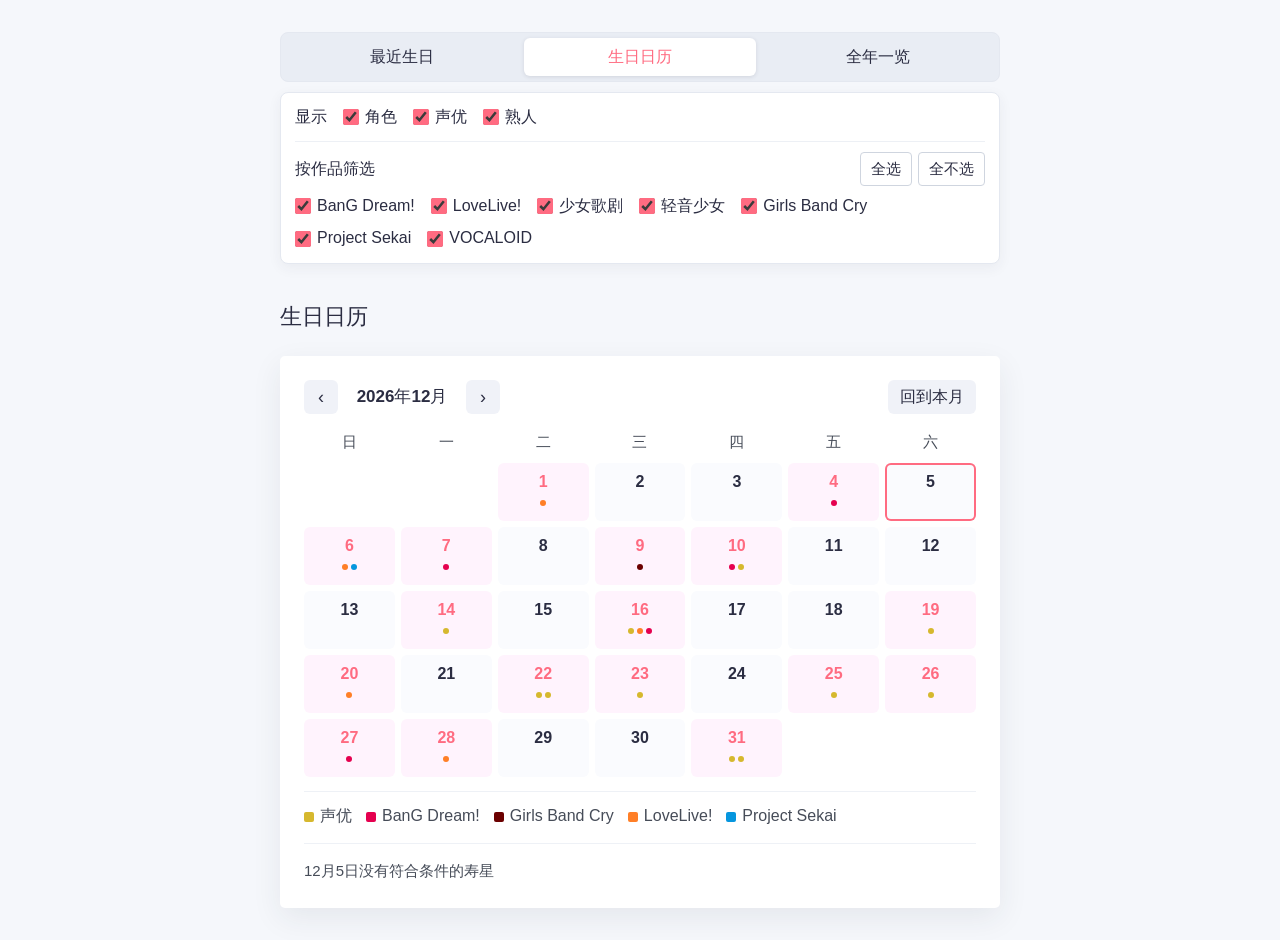
<file: calendar.html>
<!DOCTYPE html>
<html lang="zh-CN">
<head>
<meta charset="UTF-8" />
<meta name="viewport" content="width=device-width, initial-scale=1" />
<link rel="icon" type="image/png" sizes="32x32" href="icon/favicon-32x32.png">
<link rel="icon" type="image/png" sizes="16x16" href="icon/favicon-16x16.png">
<link rel="apple-touch-icon" sizes="180x180" href="icon/apple-touch-icon.png">
<link rel="manifest" href="icon/site.webmanifest">
<link rel="stylesheet" href="./typography.css">
<link rel="stylesheet" href="./site-ui.css">
<title>生日日历</title>
<style>
  body { padding:32px 16px; }
  .page-heading h1 { margin:0 0 4px; }

  .cal-head { display:flex; align-items:center; gap:8px; margin-bottom:14px; }
  .cal-title { font-weight:600; font-size:var(--fs-meta); min-width:112px; text-align:center; }
  .cal-btn { border:none; background:#f0f2f8; color:var(--text); border-radius:6px;
             width:34px; height:34px; font-size:18px; line-height:1; cursor:pointer; }
  .cal-btn:hover { background:#e4e8f2; }
  .cal-btn-text { width:auto; padding:0 12px; font-size:16px; height:34px; margin-left:auto; }
  .cal-grid { display:grid; grid-template-columns:repeat(7,1fr); gap:6px; }
  .cal-weekday { text-align:center; font-size:var(--fs-caption); color:var(--sub); padding:2px 0 4px; }
  .cal-cell { min-height:58px; border-radius:6px; background:#fafbfe;
              display:flex; flex-direction:column; align-items:center; justify-content:flex-start;
              gap:5px; padding:7px 4px; font-size:16px; }
  .cal-cell.empty { background:transparent; }
  .cal-cell.has-bday { background:#fff3fd; cursor:pointer; }
  .cal-cell.has-bday:hover { background:#ffe3ea; }
  .cal-cell.today { box-shadow:inset 0 0 0 2px var(--pri); }
  .cal-cell.selected { box-shadow:inset 0 0 0 2px var(--text); }
  .cal-day-num { font-weight:600; }
  .cal-cell.has-bday .cal-day-num { color:var(--pri); }
  .cal-dots { display:flex; gap:3px; flex-wrap:wrap; justify-content:center; align-items:center; }
  .dot { width:6px; height:6px; border-radius:50%; background:var(--pri); }
  .cal-more { font-size:14px; color:var(--pri); }

  .cal-legend { display:flex; flex-wrap:wrap; gap:8px 14px; margin-top:14px;
                padding-top:12px; border-top:1px solid var(--line); }
  .legend-item { display:flex; align-items:center; gap:6px; font-size:16px; color:var(--sub); }
  .legend-dot { width:10px; height:10px; border-radius:2px; flex:0 0 auto; }

  .cal-detail { margin-top:14px; padding-top:14px; border-top:1px solid var(--line); }
  .cal-detail .hint { color:var(--sub); font-size:var(--fs-caption); }
  .cal-detail-title { font-size:19px; font-weight:600; margin-bottom:6px; }
  .cal-person { display:flex; align-items:center; gap:10px; padding:6px 0; }
  @media (max-width:520px) {
    .cal-cell { min-height:54px; padding:6px 2px; font-size:16px; }
    .cal-title { min-width:96px; font-size:16px; }
  }
</style>
</head>
<body>
<div class="page stack">
  <header class="site-head">
    <nav class="site-nav" aria-label="页面导航">
      <a href="./index.html">最近生日</a>
      <a href="./calendar.html" aria-current="page">生日日历</a>
      <a href="./all_birthdays.html">全年一览</a>
    </nav>
    <div id="birthdayFilters"></div>
  </header>

  <header class="page-heading">
    <h1>生日日历</h1>
  </header>

  <div class="card">
    <div class="cal-head">
      <button id="calPrev" class="cal-btn" aria-label="上个月">‹</button>
      <span class="cal-title" id="calTitle"></span>
      <button id="calNext" class="cal-btn" aria-label="下个月">›</button>
      <button id="calToday" class="cal-btn cal-btn-text">回到本月</button>
    </div>
    <div class="cal-grid" id="calGrid"></div>
    <div class="cal-legend" id="calLegend"></div>
    <div class="cal-detail" id="calDetail"></div>
  </div>
</div>

<script src="./birthdays.js"></script>
<script src="./contacts.js"></script>
<script src="./birthday-core.js"></script>
<script src="./birthday-filter.js"></script>
<script>
const Core = window.BirthdayCore;
const {
  WEEK_CN,
  byName,
  escapeHTML,
  findBirthdaysOn,
} = Core;

let calYear;
let calMonth;
let selectedDay = null;

function syncCalToNow() {
  const today = Core.nowInChina();
  calYear = today.getUTCFullYear();
  calMonth = today.getUTCMonth() + 1;
  selectedDay = null;
}

function monthBirthdayMap(subjects) {
  const map = new Map();
  const daysInMonth = new Date(Date.UTC(calYear, calMonth, 0)).getUTCDate();

  for (let day = 1; day <= daysInMonth; day++) {
    const date = new Date(Date.UTC(calYear, calMonth - 1, day));
    const people = findBirthdaysOn(subjects, date).sort(byName);
    if (people.length) map.set(day, people);
  }

  return map;
}

function renderCalendar(subjects) {
  document.getElementById("calTitle").textContent = `${calYear}年${calMonth}月`;

  const firstDayOfWeek = new Date(Date.UTC(calYear, calMonth - 1, 1)).getUTCDay();
  const daysInMonth = new Date(Date.UTC(calYear, calMonth, 0)).getUTCDate();
  const birthdaysByDay = monthBirthdayMap(subjects);
  const today = Core.nowInChina();
  const isCurrentMonth =
    calYear === today.getUTCFullYear() && calMonth === today.getUTCMonth() + 1;
  const todayDay = today.getUTCDate();
  const cells = [];
  const maxDots = 9;

  WEEK_CN.split("").forEach(weekday => {
    cells.push(`<div class="cal-weekday">${weekday}</div>`);
  });
  for (let index = 0; index < firstDayOfWeek; index++) {
    cells.push(`<div class="cal-cell empty"></div>`);
  }

  for (let day = 1; day <= daysInMonth; day++) {
    const people = birthdaysByDay.get(day) || [];
    const classes = ["cal-cell"];
    if (people.length) classes.push("has-bday");
    if (isCurrentMonth && day === todayDay) classes.push("today");
    if (selectedDay === day) classes.push("selected");

    const dots = people.length
      ? `<div class="cal-dots">${people.slice(0, maxDots).map(person => {
          const label = [person.name, Core.subjectMetaText(person)]
            .filter(Boolean)
            .join(" · ");
          return `<span class="dot"
            style="background:${escapeHTML(Core.colorForSubject(person))}"
            title="${escapeHTML(label)}"></span>`;
        }).join("")}${
          people.length > maxDots
            ? `<span class="cal-more">+${people.length - maxDots}</span>`
            : ""
        }</div>`
      : "";
    const dataDay = people.length ? ` data-day="${day}"` : "";

    cells.push(`<div class="${classes.join(" ")}"${dataDay}>
      <span class="cal-day-num">${day}</span>${dots}
    </div>`);
  }

  const trailingCells = (7 - (firstDayOfWeek + daysInMonth) % 7) % 7;
  for (let index = 0; index < trailingCells; index++) {
    cells.push(`<div class="cal-cell empty"></div>`);
  }

  document.getElementById("calGrid").innerHTML = cells.join("");
  renderCalLegend(birthdaysByDay);
}

function renderCalLegend(birthdaysByDay) {
  const legend = document.getElementById("calLegend");
  const entries = new Map();

  birthdaysByDay.forEach(people => people.forEach(person => {
    const key = Core.colorKeyOf(person);
    if (key && !entries.has(key)) {
      entries.set(key, {
        label: Core.colorLabelOf(person),
        color: Core.colorForSubject(person),
      });
    }
  }));

  if (!entries.size) {
    legend.innerHTML = "";
    return;
  }

  legend.innerHTML = [...entries.values()]
    .sort((left, right) => left.label.localeCompare(right.label, "zh-Hans-CN"))
    .map(entry => `<span class="legend-item">
      <span class="legend-dot" style="background:${escapeHTML(entry.color)}"></span>
      ${escapeHTML(entry.label)}
    </span>`)
    .join("");
}

function renderCalDetail(subjects) {
  const detail = document.getElementById("calDetail");
  const today = Core.nowInChina();
  const isCurrentMonth =
    calYear === today.getUTCFullYear() && calMonth === today.getUTCMonth() + 1;
  let day = selectedDay;

  if (day == null) {
    if (!isCurrentMonth) {
      detail.innerHTML =
        `<span class="hint">请选择高亮日期</span>`;
      return;
    }
    day = today.getUTCDate();
  }

  const date = new Date(Date.UTC(calYear, calMonth - 1, day));
  const people = findBirthdaysOn(subjects, date).sort(byName);

  if (!people.length) {
    detail.innerHTML =
      `<span class="hint">${calMonth}月${day}日没有符合条件的寿星</span>`;
    return;
  }

  detail.innerHTML =
    `<div class="cal-detail-title">${calMonth}月${day}日  共 ${people.length} 位</div>` +
    people.map(person => {
      const meta = Core.subjectMetaHTML(person, { agePrefix: "满 " });
      return `<div class="cal-person">
        ${Core.avatarHTML(person, { small: true })}
        <div class="info">
          <div class="name">${escapeHTML(person.name)}</div>
          ${meta ? `<div class="meta">${meta}</div>` : ""}
        </div>
      </div>`;
    }).join("");
}

function renderTrackedMonth() {
  Core.resetAvatars();
  const subjects = window.BirthdayFilters.getSubjects();
  renderCalendar(subjects);
  renderCalDetail(subjects);
}

function shiftMonth(delta) {
  let month = calMonth + delta;
  let year = calYear;

  if (month < 1) {
    month = 12;
    year--;
  }
  if (month > 12) {
    month = 1;
    year++;
  }

  calYear = year;
  calMonth = month;
  selectedDay = null;
  renderTrackedMonth();
}

document.getElementById("calPrev").addEventListener("click", () => shiftMonth(-1));
document.getElementById("calNext").addEventListener("click", () => shiftMonth(1));
document.getElementById("calToday").addEventListener("click", () => {
  syncCalToNow();
  renderTrackedMonth();
});
document.getElementById("calGrid").addEventListener("click", event => {
  const cell = event.target.closest(".has-bday");
  if (!cell || !cell.dataset.day) return;
  selectedDay = Number(cell.dataset.day);
  renderTrackedMonth();
});

window.BirthdayFilters.subscribe(renderTrackedMonth);
syncCalToNow();
renderTrackedMonth();
Core.scheduleChinaMidnightRefresh(renderTrackedMonth);
</script>
</body>
</html>
</file>
<file: typography.css>
:root {
  --font-ui:
    "Source Han Sans SC",
    "Source Han Sans CN",
    "Source Han Sans",
    "Noto Sans CJK SC",
    "Noto Sans SC",
    "PingFang SC",
    "Microsoft YaHei",
    sans-serif;
  --fs-body: 17px;
  --fs-h1: 22px;
  --fs-name: 24px;
  --fs-meta: 17px;
  --fs-caption: 15px;
  --line-body: 1.55;
}

html {
  font-family: var(--font-ui);
  font-size: var(--fs-body);
  line-height: var(--line-body);
  -webkit-text-size-adjust: 100%;
}

body {
  font-family: inherit;
  font-size: var(--fs-body);
  line-height: var(--line-body);
  font-synthesis: none;
}

h1 {
  font-family: inherit;
  font-size: var(--fs-h1);
  line-height: 1.35;
  font-weight: 700;
}

.subtitle {
  font-size: var(--fs-meta);
  line-height: 1.5;
}
</file>
<file: site-ui.css>
:root {
  --bg: #f5f7fb;
  --card: #fff;
  --pri: #ff6b81;
  --text: #2b2d42;
  --sub: #464c58;
  --line: #eef1f6;
}

*,
*::before,
*::after {
  box-sizing: border-box;
}

body {
  margin: 0;
  min-height: 100vh;
  background: var(--bg);
  color: var(--text);
}

.page {
  width: 100%;
  max-width: 720px;
  margin: 0 auto;
}

.page.stack {
  display: flex;
  flex-direction: column;
  gap: 20px;
}

.card {
  padding: 24px;
  border-radius: 5px;
  background: var(--card);
  box-shadow: 0 10px 30px rgba(43, 45, 66, 0.08);
}

.subtitle {
  margin: 0 0 16px;
  color: var(--sub);
}

.avatar {
  width: 100px;
  height: 100px;
  flex: 0 0 auto;
  display: flex;
  align-items: center;
  justify-content: center;
  border-radius: 10%;
  background: var(--pri);
  color: #fff;
  font-size: 28px;
  font-weight: 600;
  object-fit: cover;
}

.avatar.sm {
  font-size: 24px;
}

.info {
  flex: 1;
  min-width: 0;
}

.name {
  font-size: var(--fs-name);
  font-weight: 600;
  line-height: 1.35;
}

.meta {
  display: flex;
  flex-direction: column;
  align-items: flex-start;
  gap: 2px;
  margin-top: 1px;
  color: var(--sub);
  font-size: var(--fs-meta);
  font-weight: 400;
  line-height: 1.1;
  overflow-wrap: anywhere;
}

.age-tag {
  color: var(--sub);
}

.site-head {
  margin-bottom: 18px;
}

.site-nav {
  display: grid;
  grid-template-columns: repeat(3, minmax(0, 1fr));
  gap: 6px;
  padding: 5px;
  border: 1px solid #e4e8f0;
  border-radius: 8px;
  background: #e9edf4;
}

.site-nav a {
  display: block;
  padding: 8px 10px;
  border-radius: 6px;
  color: var(--text);
  font-size: 16px;
  font-weight: 600;
  line-height: 1.35;
  text-align: center;
  text-decoration: none;
}

.site-nav a:hover {
  background: rgba(255, 255, 255, 0.7);
  color: var(--pri);
}

.site-nav a[aria-current="page"] {
  background: #fff;
  color: var(--pri);
  box-shadow: 0 1px 4px rgba(43, 45, 66, 0.12);
}

.filter-panel {
  display: flex;
  flex-direction: column;
  align-items: stretch;
  gap: 12px;
  margin-top: 10px;
  padding: 12px 14px;
  border: 1px solid #e4e8f0;
  border-radius: 8px;
  background: #fff;
  box-shadow: 0 4px 14px rgba(43, 45, 66, 0.06);
}

.filter-types {
  display: flex;
  align-items: center;
  flex-wrap: wrap;
  gap: 8px 16px;
}

.filter-title {
  color: var(--text);
  font-size: 16px;
  font-weight: 600;
}

.filter-option {
  display: inline-flex;
  align-items: center;
  gap: 6px;
  color: var(--text);
  font-size: 16px;
  cursor: pointer;
  white-space: nowrap;
}

.filter-option input {
  width: 16px;
  height: 16px;
  margin: 0;
  accent-color: var(--pri);
}

.filter-work-group {
  padding-top: 10px;
  border-top: 1px solid #edf0f5;
}

.filter-work-head {
  display: flex;
  align-items: center;
  justify-content: space-between;
  gap: 8px;
  margin-bottom: 8px;
}

.filter-work-actions {
  display: flex;
  gap: 6px;
}

.filter-work-actions button {
  padding: 4px 10px;
  border: 1px solid #cfd5df;
  border-radius: 4px;
  background: #fff;
  color: var(--text);
  font: inherit;
  font-size: 15px;
  cursor: pointer;
}

.filter-work-actions button:hover {
  border-color: #ff9aaa;
  color: var(--pri);
}

.filter-work-options {
  display: flex;
  flex-wrap: wrap;
  gap: 8px 16px;
}

.filter-work-option {
  display: inline-flex;
  align-items: center;
  gap: 6px;
  color: var(--text);
  font-size: 16px;
  cursor: pointer;
}

.filter-work-option input {
  width: 16px;
  height: 16px;
  margin: 0;
  accent-color: var(--pri);
}

.filter-work-actions button:focus-visible,
.filter-option input:focus-visible {
  outline: 2px solid rgba(255, 107, 129, 0.35);
  outline-offset: 2px;
}

.filter-work-group[hidden] {
  display: none;
}

@media (max-width: 520px) {
  .card {
    padding: 18px;
  }
}
</file>
